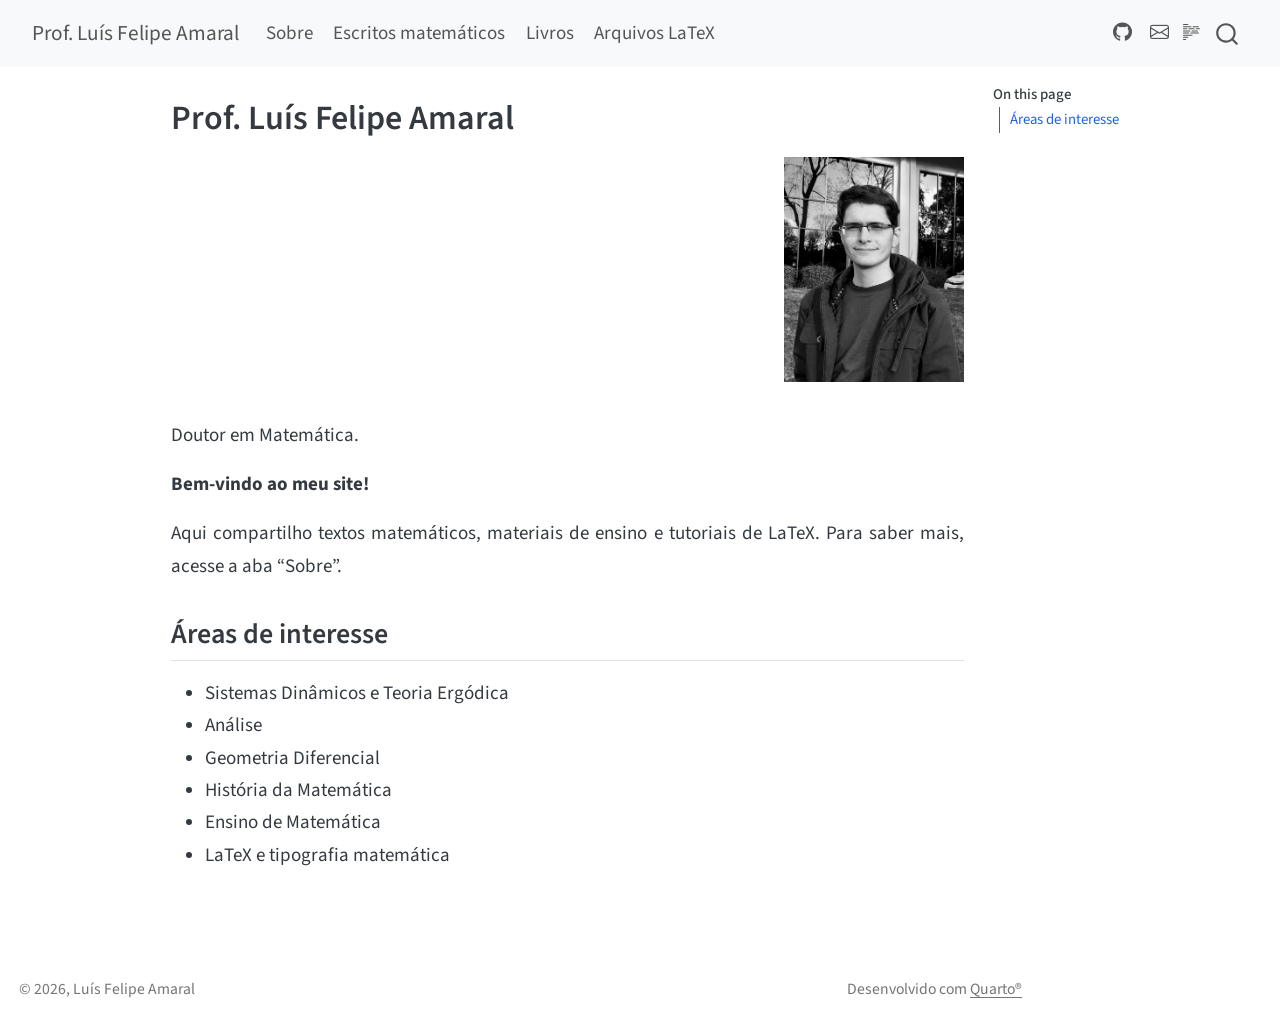
<file: index.html>
<!DOCTYPE html>
<html xmlns="http://www.w3.org/1999/xhtml" lang="en" xml:lang="en"><head>

<meta charset="utf-8">
<meta name="generator" content="quarto-1.9.38">

<meta name="viewport" content="width=device-width, initial-scale=1.0, user-scalable=yes">


<title>Prof.&nbsp;Luís Felipe Amaral</title>
<style>
/* Default styles provided by pandoc.
** See https://pandoc.org/MANUAL.html#variables-for-html for config info.
*/
code{white-space: pre-wrap;}
span.smallcaps{font-variant: small-caps;}
div.columns{display: flex; gap: min(4vw, 1.5em);}
div.column{flex: auto; overflow-x: auto;}
div.hanging-indent{margin-left: 1.5em; text-indent: -1.5em;}
ul.task-list{list-style: none;}
ul.task-list li input[type="checkbox"] {
  width: 0.8em;
  margin: 0 0.8em 0.2em -1em; /* quarto-specific, see https://github.com/quarto-dev/quarto-cli/issues/4556 */ 
  vertical-align: middle;
}
</style>


<script src="site_libs/quarto-nav/quarto-nav.js"></script>
<script src="site_libs/clipboard/clipboard.min.js"></script>
<script src="site_libs/quarto-search/autocomplete.umd.js"></script>
<script src="site_libs/quarto-search/fuse.min.js"></script>
<script src="site_libs/quarto-search/quarto-search.js"></script>
<meta name="quarto:offset" content="./">
<script src="site_libs/quarto-html/quarto.js" type="module"></script>
<script src="site_libs/quarto-html/tabsets/tabsets.js" type="module"></script>
<script src="site_libs/quarto-html/popper.min.js"></script>
<script src="site_libs/quarto-html/tippy.umd.min.js"></script>
<script src="site_libs/quarto-html/anchor.min.js"></script>
<link href="site_libs/quarto-html/tippy.css" rel="stylesheet">
<link href="site_libs/quarto-html/quarto-syntax-highlighting-15634bcf2e68342d4ad2dfa704d543f6.css" rel="stylesheet" id="quarto-text-highlighting-styles">
<script src="site_libs/bootstrap/bootstrap.min.js"></script>
<link href="site_libs/bootstrap/bootstrap-icons.css" rel="stylesheet">
<link href="site_libs/bootstrap/bootstrap-bba5ebae505b5c03f3f0d8040a416a6b.min.css" rel="stylesheet" append-hash="true" id="quarto-bootstrap" data-mode="light">
<script id="quarto-search-options" type="application/json">{
  "location": "navbar",
  "copy-button": false,
  "collapse-after": 3,
  "panel-placement": "end",
  "type": "overlay",
  "limit": 50,
  "keyboard-shortcut": [
    "f",
    "/",
    "s"
  ],
  "show-item-context": false,
  "language": {
    "search-no-results-text": "No results",
    "search-matching-documents-text": "matching documents",
    "search-copy-link-title": "Copy link to search",
    "search-hide-matches-text": "Hide additional matches",
    "search-more-match-text": "more match in this document",
    "search-more-matches-text": "more matches in this document",
    "search-clear-button-title": "Clear",
    "search-text-placeholder": "",
    "search-detached-cancel-button-title": "Cancel",
    "search-submit-button-title": "Submit",
    "search-label": "Search"
  }
}</script>
<link rel="stylesheet" href="https://cdn.jsdelivr.net/npm/bootstrap-icons@1.11.3/font/bootstrap-icons.min.css">


<link rel="stylesheet" href="styles.css">
</head>

<body class="nav-fixed quarto-light">

<div id="quarto-search-results"></div>
  <header id="quarto-header" class="headroom fixed-top">
    <nav class="navbar navbar-expand-lg " data-bs-theme="dark">
      <div class="navbar-container container-fluid">
      <div class="navbar-brand-container mx-auto">
    <a class="navbar-brand" href="./index.html">
    <span class="navbar-title">Prof.&nbsp;Luís Felipe Amaral</span>
    </a>
  </div>
            <div id="quarto-search" class="" title="Search"></div>
          <button class="navbar-toggler" type="button" data-bs-toggle="collapse" data-bs-target="#navbarCollapse" aria-controls="navbarCollapse" role="menu" aria-expanded="false" aria-label="Toggle navigation" onclick="if (window.quartoToggleHeadroom) { window.quartoToggleHeadroom(); }">
  <span class="navbar-toggler-icon"></span>
</button>
          <div class="collapse navbar-collapse" id="navbarCollapse">
            <ul class="navbar-nav navbar-nav-scroll me-auto">
  <li class="nav-item">
    <a class="nav-link" href="./about.html"> 
<span class="menu-text">Sobre</span></a>
  </li>  
  <li class="nav-item">
    <a class="nav-link" href="./notes.html"> 
<span class="menu-text">Escritos matemáticos</span></a>
  </li>  
  <li class="nav-item">
    <a class="nav-link" href="./books.html"> 
<span class="menu-text">Livros</span></a>
  </li>  
  <li class="nav-item">
    <a class="nav-link" href="./latex.html"> 
<span class="menu-text">Arquivos LaTeX</span></a>
  </li>  
</ul>
            <ul class="navbar-nav navbar-nav-scroll ms-auto">
  <li class="nav-item compact">
    <a class="nav-link" href="https://github.com/luisfelipesamaral"> <i class="bi bi-github" role="img">
</i> 
<span class="menu-text"></span></a>
  </li>  
  <li class="nav-item compact">
    <a class="nav-link" href="mailto:lfamaral.math@gmail.com"> <i class="bi bi-envelope" role="img">
</i> 
<span class="menu-text"></span></a>
  </li>  
</ul>
          </div> <!-- /navcollapse -->
            <div class="quarto-navbar-tools">
  <a href="" class="quarto-reader-toggle quarto-navigation-tool px-1" onclick="window.quartoToggleReader(); return false;" title="Toggle reader mode">
  <div class="quarto-reader-toggle-btn">
  <i class="bi"></i>
  </div>
</a>
</div>
      </div> <!-- /container-fluid -->
    </nav>
</header>
<!-- content -->
<div id="quarto-content" class="quarto-container page-columns page-rows-contents page-layout-article page-navbar">
<!-- sidebar -->
<!-- margin-sidebar -->
    <div id="quarto-margin-sidebar" class="sidebar margin-sidebar">
        <nav id="TOC" role="doc-toc" class="toc-active">
    <h2 id="toc-title">On this page</h2>
   
  <ul>
  <li><a href="#áreas-de-interesse" id="toc-áreas-de-interesse" class="nav-link active" data-scroll-target="#áreas-de-interesse">Áreas de interesse</a></li>
  </ul>
</nav>
    </div>
<!-- main -->
<main class="content" id="quarto-document-content">

<header id="title-block-header" class="quarto-title-block default">
<div class="quarto-title">
<h1 class="title">Prof.&nbsp;Luís Felipe Amaral</h1>
</div>



<div class="quarto-title-meta">

    
  
    
  </div>
  


</header>


<div class="quarto-figure quarto-figure-right">
<figure class="figure">
<p><img src="images/profile.jpeg" class="img-fluid quarto-figure quarto-figure-right figure-img" width="180"></p>
</figure>
</div>
<p>Doutor em Matemática.</p>
<p><strong>Bem-vindo ao meu site!</strong></p>
<p>Aqui compartilho textos matemáticos, materiais de ensino e tutoriais de LaTeX. Para saber mais, acesse a aba “Sobre”.</p>
<section id="áreas-de-interesse" class="level2">
<h2 class="anchored" data-anchor-id="áreas-de-interesse">Áreas de interesse</h2>
<ul>
<li>Sistemas Dinâmicos e Teoria Ergódica</li>
<li>Análise</li>
<li>Geometria Diferencial</li>
<li>História da Matemática</li>
<li>Ensino de Matemática</li>
<li>LaTeX e tipografia matemática</li>
</ul>


</section>

<a onclick="window.scrollTo(0, 0); return false;" role="button" id="quarto-back-to-top"><i class="bi bi-arrow-up"></i> Back to top</a></main> <!-- /main -->
<script id="quarto-html-after-body" type="application/javascript">
  window.document.addEventListener("DOMContentLoaded", function (event) {
    const icon = "";
    const anchorJS = new window.AnchorJS();
    anchorJS.options = {
      placement: 'right',
      icon: icon
    };
    anchorJS.add('.anchored');
    const isCodeAnnotation = (el) => {
      for (const clz of el.classList) {
        if (clz.startsWith('code-annotation-')) {                     
          return true;
        }
      }
      return false;
    }
    const onCopySuccess = function(e) {
      // button target
      const button = e.trigger;
      // don't keep focus
      button.blur();
      // flash "checked"
      button.classList.add('code-copy-button-checked');
      var currentTitle = button.getAttribute("title");
      button.setAttribute("title", "Copied!");
      let tooltip;
      if (window.bootstrap) {
        button.setAttribute("data-bs-toggle", "tooltip");
        button.setAttribute("data-bs-placement", "left");
        button.setAttribute("data-bs-title", "Copied!");
        tooltip = new bootstrap.Tooltip(button, 
          { trigger: "manual", 
            customClass: "code-copy-button-tooltip",
            offset: [0, -8]});
        tooltip.show();    
      }
      setTimeout(function() {
        if (tooltip) {
          tooltip.hide();
          button.removeAttribute("data-bs-title");
          button.removeAttribute("data-bs-toggle");
          button.removeAttribute("data-bs-placement");
        }
        button.setAttribute("title", currentTitle);
        button.classList.remove('code-copy-button-checked');
      }, 1000);
      // clear code selection
      e.clearSelection();
    }
    const getTextToCopy = function(trigger) {
      const outerScaffold = trigger.parentElement.cloneNode(true);
      const codeEl = outerScaffold.querySelector('code');
      for (const childEl of codeEl.children) {
        if (isCodeAnnotation(childEl)) {
          childEl.remove();
        }
      }
      return codeEl.innerText;
    }
    const clipboard = new window.ClipboardJS('.code-copy-button:not([data-in-quarto-modal])', {
      text: getTextToCopy
    });
    clipboard.on('success', onCopySuccess);
    if (window.document.getElementById('quarto-embedded-source-code-modal')) {
      const clipboardModal = new window.ClipboardJS('.code-copy-button[data-in-quarto-modal]', {
        text: getTextToCopy,
        container: window.document.getElementById('quarto-embedded-source-code-modal')
      });
      clipboardModal.on('success', onCopySuccess);
    }
      var localhostRegex = new RegExp(/^(?:http|https):\/\/localhost\:?[0-9]*\//);
      var mailtoRegex = new RegExp(/^mailto:/);
        var filterRegex = new RegExp("https:\/\/luisfelipesamaral\.github\.io\/");
      var isInternal = (href) => {
          return filterRegex.test(href) || localhostRegex.test(href) || mailtoRegex.test(href);
      }
      // Inspect non-navigation links and adorn them if external
     var links = window.document.querySelectorAll('a[href]:not(.nav-link):not(.navbar-brand):not(.toc-action):not(.sidebar-link):not(.sidebar-item-toggle):not(.pagination-link):not(.no-external):not([aria-hidden]):not(.dropdown-item):not(.quarto-navigation-tool):not(.about-link)');
      for (var i=0; i<links.length; i++) {
        const link = links[i];
        if (!isInternal(link.href)) {
          // undo the damage that might have been done by quarto-nav.js in the case of
          // links that we want to consider external
          if (link.dataset.originalHref !== undefined) {
            link.href = link.dataset.originalHref;
          }
        }
      }
    function tippyHover(el, contentFn, onTriggerFn, onUntriggerFn) {
      const config = {
        allowHTML: true,
        maxWidth: 500,
        delay: 100,
        arrow: false,
        appendTo: function(el) {
            return el.parentElement;
        },
        interactive: true,
        interactiveBorder: 10,
        theme: 'quarto',
        placement: 'bottom-start',
      };
      if (contentFn) {
        config.content = contentFn;
      }
      if (onTriggerFn) {
        config.onTrigger = onTriggerFn;
      }
      if (onUntriggerFn) {
        config.onUntrigger = onUntriggerFn;
      }
      window.tippy(el, config); 
    }
    const noterefs = window.document.querySelectorAll('a[role="doc-noteref"]');
    for (var i=0; i<noterefs.length; i++) {
      const ref = noterefs[i];
      tippyHover(ref, function() {
        // use id or data attribute instead here
        let href = ref.getAttribute('data-footnote-href') || ref.getAttribute('href');
        try { href = new URL(href).hash; } catch {}
        const id = href.replace(/^#\/?/, "");
        const note = window.document.getElementById(id);
        if (note) {
          return note.innerHTML;
        } else {
          return "";
        }
      });
    }
    const xrefs = window.document.querySelectorAll('a.quarto-xref');
    const processXRef = (id, note) => {
      // Strip column container classes
      const stripColumnClz = (el) => {
        el.classList.remove("page-full", "page-columns");
        if (el.children) {
          for (const child of el.children) {
            stripColumnClz(child);
          }
        }
      }
      stripColumnClz(note)
      if (id === null || id.startsWith('sec-')) {
        // Special case sections, only their first couple elements
        const container = document.createElement("div");
        if (note.children && note.children.length > 2) {
          container.appendChild(note.children[0].cloneNode(true));
          for (let i = 1; i < note.children.length; i++) {
            const child = note.children[i];
            if (child.tagName === "P" && child.innerText === "") {
              continue;
            } else {
              container.appendChild(child.cloneNode(true));
              break;
            }
          }
          if (window.Quarto?.typesetMath) {
            window.Quarto.typesetMath(container);
          }
          return container.innerHTML
        } else {
          if (window.Quarto?.typesetMath) {
            window.Quarto.typesetMath(note);
          }
          return note.innerHTML;
        }
      } else {
        // Remove any anchor links if they are present
        const anchorLink = note.querySelector('a.anchorjs-link');
        if (anchorLink) {
          anchorLink.remove();
        }
        if (window.Quarto?.typesetMath) {
          window.Quarto.typesetMath(note);
        }
        if (note.classList.contains("callout")) {
          return note.outerHTML;
        } else {
          return note.innerHTML;
        }
      }
    }
    for (var i=0; i<xrefs.length; i++) {
      const xref = xrefs[i];
      tippyHover(xref, undefined, function(instance) {
        instance.disable();
        let url = xref.getAttribute('href');
        let hash = undefined; 
        if (url.startsWith('#')) {
          hash = url;
        } else {
          try { hash = new URL(url).hash; } catch {}
        }
        if (hash) {
          const id = hash.replace(/^#\/?/, "");
          const note = window.document.getElementById(id);
          if (note !== null) {
            try {
              const html = processXRef(id, note.cloneNode(true));
              instance.setContent(html);
            } finally {
              instance.enable();
              instance.show();
            }
          } else {
            // See if we can fetch this
            fetch(url.split('#')[0])
            .then(res => res.text())
            .then(html => {
              const parser = new DOMParser();
              const htmlDoc = parser.parseFromString(html, "text/html");
              const note = htmlDoc.getElementById(id);
              if (note !== null) {
                const html = processXRef(id, note);
                instance.setContent(html);
              } 
            }).finally(() => {
              instance.enable();
              instance.show();
            });
          }
        } else {
          // See if we can fetch a full url (with no hash to target)
          // This is a special case and we should probably do some content thinning / targeting
          fetch(url)
          .then(res => res.text())
          .then(html => {
            const parser = new DOMParser();
            const htmlDoc = parser.parseFromString(html, "text/html");
            const note = htmlDoc.querySelector('main.content');
            if (note !== null) {
              // This should only happen for chapter cross references
              // (since there is no id in the URL)
              // remove the first header
              if (note.children.length > 0 && note.children[0].tagName === "HEADER") {
                note.children[0].remove();
              }
              const html = processXRef(null, note);
              instance.setContent(html);
            } 
          }).finally(() => {
            instance.enable();
            instance.show();
          });
        }
      }, function(instance) {
      });
    }
        let selectedAnnoteEl;
        const selectorForAnnotation = ( cell, annotation) => {
          let cellAttr = 'data-code-cell="' + cell + '"';
          let lineAttr = 'data-code-annotation="' +  annotation + '"';
          const selector = 'span[' + cellAttr + '][' + lineAttr + ']';
          return selector;
        }
        const selectCodeLines = (annoteEl) => {
          const doc = window.document;
          const targetCell = annoteEl.getAttribute("data-target-cell");
          const targetAnnotation = annoteEl.getAttribute("data-target-annotation");
          const annoteSpan = window.document.querySelector(selectorForAnnotation(targetCell, targetAnnotation));
          const lines = annoteSpan.getAttribute("data-code-lines").split(",");
          const lineIds = lines.map((line) => {
            return targetCell + "-" + line;
          })
          let top = null;
          let height = null;
          let parent = null;
          if (lineIds.length > 0) {
              //compute the position of the single el (top and bottom and make a div)
              const el = window.document.getElementById(lineIds[0]);
              top = el.offsetTop;
              height = el.offsetHeight;
              parent = el.parentElement.parentElement;
            if (lineIds.length > 1) {
              const lastEl = window.document.getElementById(lineIds[lineIds.length - 1]);
              const bottom = lastEl.offsetTop + lastEl.offsetHeight;
              height = bottom - top;
            }
            if (top !== null && height !== null && parent !== null) {
              // cook up a div (if necessary) and position it 
              let div = window.document.getElementById("code-annotation-line-highlight");
              if (div === null) {
                div = window.document.createElement("div");
                div.setAttribute("id", "code-annotation-line-highlight");
                div.style.position = 'absolute';
                parent.appendChild(div);
              }
              div.style.top = top - 2 + "px";
              div.style.height = height + 4 + "px";
              div.style.left = 0;
              let gutterDiv = window.document.getElementById("code-annotation-line-highlight-gutter");
              if (gutterDiv === null) {
                gutterDiv = window.document.createElement("div");
                gutterDiv.setAttribute("id", "code-annotation-line-highlight-gutter");
                gutterDiv.style.position = 'absolute';
                const codeCell = window.document.getElementById(targetCell);
                const gutter = codeCell.querySelector('.code-annotation-gutter');
                gutter.appendChild(gutterDiv);
              }
              gutterDiv.style.top = top - 2 + "px";
              gutterDiv.style.height = height + 4 + "px";
            }
            selectedAnnoteEl = annoteEl;
          }
        };
        const unselectCodeLines = () => {
          const elementsIds = ["code-annotation-line-highlight", "code-annotation-line-highlight-gutter"];
          elementsIds.forEach((elId) => {
            const div = window.document.getElementById(elId);
            if (div) {
              div.remove();
            }
          });
          selectedAnnoteEl = undefined;
        };
          // Handle positioning of the toggle
      window.addEventListener(
        "resize",
        throttle(() => {
          elRect = undefined;
          if (selectedAnnoteEl) {
            selectCodeLines(selectedAnnoteEl);
          }
        }, 10)
      );
      function throttle(fn, ms) {
      let throttle = false;
      let timer;
        return (...args) => {
          if(!throttle) { // first call gets through
              fn.apply(this, args);
              throttle = true;
          } else { // all the others get throttled
              if(timer) clearTimeout(timer); // cancel #2
              timer = setTimeout(() => {
                fn.apply(this, args);
                timer = throttle = false;
              }, ms);
          }
        };
      }
        // Attach click handler to the DT
        const annoteDls = window.document.querySelectorAll('dt[data-target-cell]');
        for (const annoteDlNode of annoteDls) {
          annoteDlNode.addEventListener('click', (event) => {
            const clickedEl = event.target;
            if (clickedEl !== selectedAnnoteEl) {
              unselectCodeLines();
              const activeEl = window.document.querySelector('dt[data-target-cell].code-annotation-active');
              if (activeEl) {
                activeEl.classList.remove('code-annotation-active');
              }
              selectCodeLines(clickedEl);
              clickedEl.classList.add('code-annotation-active');
            } else {
              // Unselect the line
              unselectCodeLines();
              clickedEl.classList.remove('code-annotation-active');
            }
          });
        }
    const findCites = (el) => {
      const parentEl = el.parentElement;
      if (parentEl) {
        const cites = parentEl.dataset.cites;
        if (cites) {
          return {
            el,
            cites: cites.split(' ')
          };
        } else {
          return findCites(el.parentElement)
        }
      } else {
        return undefined;
      }
    };
    var bibliorefs = window.document.querySelectorAll('a[role="doc-biblioref"]');
    for (var i=0; i<bibliorefs.length; i++) {
      const ref = bibliorefs[i];
      const citeInfo = findCites(ref);
      if (citeInfo) {
        tippyHover(citeInfo.el, function() {
          var popup = window.document.createElement('div');
          citeInfo.cites.forEach(function(cite) {
            var citeDiv = window.document.createElement('div');
            citeDiv.classList.add('hanging-indent');
            citeDiv.classList.add('csl-entry');
            var biblioDiv = window.document.getElementById('ref-' + cite);
            if (biblioDiv) {
              citeDiv.innerHTML = biblioDiv.innerHTML;
            }
            popup.appendChild(citeDiv);
          });
          return popup.innerHTML;
        });
      }
    }
  });
  </script>
</div> <!-- /content -->
<footer class="footer">
  <div class="nav-footer">
    <div class="nav-footer-left">
<p>© 2026, Luís Felipe Amaral</p>
</div>   
    <div class="nav-footer-center">
      &nbsp;
    </div>
    <div class="nav-footer-right">
<p>Desenvolvido com <a href="https://quarto.org">Quarto®</a></p>
</div>
  </div>
</footer>




</body></html>
</file>
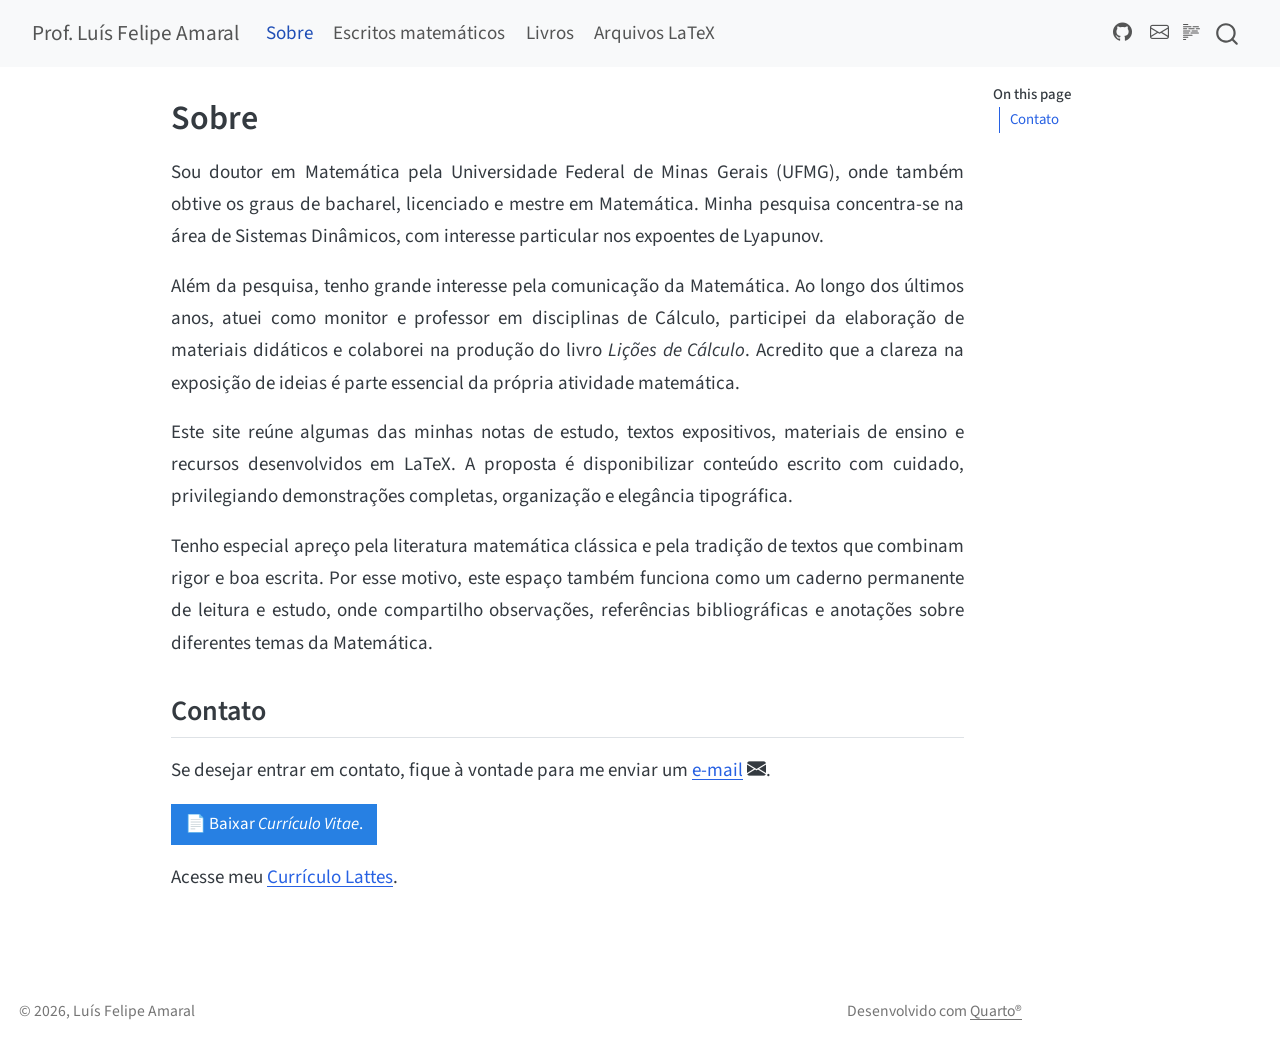
<file: about.html>
<!DOCTYPE html>
<html xmlns="http://www.w3.org/1999/xhtml" lang="en" xml:lang="en"><head>

<meta charset="utf-8">
<meta name="generator" content="quarto-1.9.38">

<meta name="viewport" content="width=device-width, initial-scale=1.0, user-scalable=yes">


<title>Sobre – Prof.&nbsp;Luís Felipe Amaral</title>
<style>
/* Default styles provided by pandoc.
** See https://pandoc.org/MANUAL.html#variables-for-html for config info.
*/
code{white-space: pre-wrap;}
span.smallcaps{font-variant: small-caps;}
div.columns{display: flex; gap: min(4vw, 1.5em);}
div.column{flex: auto; overflow-x: auto;}
div.hanging-indent{margin-left: 1.5em; text-indent: -1.5em;}
ul.task-list{list-style: none;}
ul.task-list li input[type="checkbox"] {
  width: 0.8em;
  margin: 0 0.8em 0.2em -1em; /* quarto-specific, see https://github.com/quarto-dev/quarto-cli/issues/4556 */ 
  vertical-align: middle;
}
</style>


<script src="site_libs/quarto-nav/quarto-nav.js"></script>
<script src="site_libs/clipboard/clipboard.min.js"></script>
<script src="site_libs/quarto-search/autocomplete.umd.js"></script>
<script src="site_libs/quarto-search/fuse.min.js"></script>
<script src="site_libs/quarto-search/quarto-search.js"></script>
<meta name="quarto:offset" content="./">
<script src="site_libs/quarto-html/quarto.js" type="module"></script>
<script src="site_libs/quarto-html/tabsets/tabsets.js" type="module"></script>
<script src="site_libs/quarto-html/popper.min.js"></script>
<script src="site_libs/quarto-html/tippy.umd.min.js"></script>
<script src="site_libs/quarto-html/anchor.min.js"></script>
<link href="site_libs/quarto-html/tippy.css" rel="stylesheet">
<link href="site_libs/quarto-html/quarto-syntax-highlighting-15634bcf2e68342d4ad2dfa704d543f6.css" rel="stylesheet" id="quarto-text-highlighting-styles">
<script src="site_libs/bootstrap/bootstrap.min.js"></script>
<link href="site_libs/bootstrap/bootstrap-icons.css" rel="stylesheet">
<link href="site_libs/bootstrap/bootstrap-bba5ebae505b5c03f3f0d8040a416a6b.min.css" rel="stylesheet" append-hash="true" id="quarto-bootstrap" data-mode="light">
<script id="quarto-search-options" type="application/json">{
  "location": "navbar",
  "copy-button": false,
  "collapse-after": 3,
  "panel-placement": "end",
  "type": "overlay",
  "limit": 50,
  "keyboard-shortcut": [
    "f",
    "/",
    "s"
  ],
  "show-item-context": false,
  "language": {
    "search-no-results-text": "No results",
    "search-matching-documents-text": "matching documents",
    "search-copy-link-title": "Copy link to search",
    "search-hide-matches-text": "Hide additional matches",
    "search-more-match-text": "more match in this document",
    "search-more-matches-text": "more matches in this document",
    "search-clear-button-title": "Clear",
    "search-text-placeholder": "",
    "search-detached-cancel-button-title": "Cancel",
    "search-submit-button-title": "Submit",
    "search-label": "Search"
  }
}</script>
<link rel="stylesheet" href="https://cdn.jsdelivr.net/npm/bootstrap-icons@1.11.3/font/bootstrap-icons.min.css">


<link rel="stylesheet" href="styles.css">
</head>

<body class="nav-fixed quarto-light">

<div id="quarto-search-results"></div>
  <header id="quarto-header" class="headroom fixed-top">
    <nav class="navbar navbar-expand-lg " data-bs-theme="dark">
      <div class="navbar-container container-fluid">
      <div class="navbar-brand-container mx-auto">
    <a class="navbar-brand" href="./index.html">
    <span class="navbar-title">Prof.&nbsp;Luís Felipe Amaral</span>
    </a>
  </div>
            <div id="quarto-search" class="" title="Search"></div>
          <button class="navbar-toggler" type="button" data-bs-toggle="collapse" data-bs-target="#navbarCollapse" aria-controls="navbarCollapse" role="menu" aria-expanded="false" aria-label="Toggle navigation" onclick="if (window.quartoToggleHeadroom) { window.quartoToggleHeadroom(); }">
  <span class="navbar-toggler-icon"></span>
</button>
          <div class="collapse navbar-collapse" id="navbarCollapse">
            <ul class="navbar-nav navbar-nav-scroll me-auto">
  <li class="nav-item">
    <a class="nav-link active" href="./about.html" aria-current="page"> 
<span class="menu-text">Sobre</span></a>
  </li>  
  <li class="nav-item">
    <a class="nav-link" href="./notes.html"> 
<span class="menu-text">Escritos matemáticos</span></a>
  </li>  
  <li class="nav-item">
    <a class="nav-link" href="./books.html"> 
<span class="menu-text">Livros</span></a>
  </li>  
  <li class="nav-item">
    <a class="nav-link" href="./latex.html"> 
<span class="menu-text">Arquivos LaTeX</span></a>
  </li>  
</ul>
            <ul class="navbar-nav navbar-nav-scroll ms-auto">
  <li class="nav-item compact">
    <a class="nav-link" href="https://github.com/luisfelipesamaral"> <i class="bi bi-github" role="img">
</i> 
<span class="menu-text"></span></a>
  </li>  
  <li class="nav-item compact">
    <a class="nav-link" href="mailto:lfamaral.math@gmail.com"> <i class="bi bi-envelope" role="img">
</i> 
<span class="menu-text"></span></a>
  </li>  
</ul>
          </div> <!-- /navcollapse -->
            <div class="quarto-navbar-tools">
  <a href="" class="quarto-reader-toggle quarto-navigation-tool px-1" onclick="window.quartoToggleReader(); return false;" title="Toggle reader mode">
  <div class="quarto-reader-toggle-btn">
  <i class="bi"></i>
  </div>
</a>
</div>
      </div> <!-- /container-fluid -->
    </nav>
</header>
<!-- content -->
<div id="quarto-content" class="quarto-container page-columns page-rows-contents page-layout-article page-navbar">
<!-- sidebar -->
<!-- margin-sidebar -->
    <div id="quarto-margin-sidebar" class="sidebar margin-sidebar">
        <nav id="TOC" role="doc-toc" class="toc-active">
    <h2 id="toc-title">On this page</h2>
   
  <ul>
  <li><a href="#contato" id="toc-contato" class="nav-link active" data-scroll-target="#contato">Contato</a></li>
  </ul>
</nav>
    </div>
<!-- main -->
<main class="content" id="quarto-document-content">

<header id="title-block-header" class="quarto-title-block default">
<div class="quarto-title">
<h1 class="title">Sobre</h1>
</div>



<div class="quarto-title-meta">

    
  
    
  </div>
  


</header>


<p>Sou doutor em Matemática pela Universidade Federal de Minas Gerais (UFMG), onde também obtive os graus de bacharel, licenciado e mestre em Matemática. Minha pesquisa concentra-se na área de Sistemas Dinâmicos, com interesse particular nos expoentes de Lyapunov.</p>
<p>Além da pesquisa, tenho grande interesse pela comunicação da Matemática. Ao longo dos últimos anos, atuei como monitor e professor em disciplinas de Cálculo, participei da elaboração de materiais didáticos e colaborei na produção do livro <em>Lições de Cálculo</em>. Acredito que a clareza na exposição de ideias é parte essencial da própria atividade matemática.</p>
<p>Este site reúne algumas das minhas notas de estudo, textos expositivos, materiais de ensino e recursos desenvolvidos em LaTeX. A proposta é disponibilizar conteúdo escrito com cuidado, privilegiando demonstrações completas, organização e elegância tipográfica.</p>
<p>Tenho especial apreço pela literatura matemática clássica e pela tradição de textos que combinam rigor e boa escrita. Por esse motivo, este espaço também funciona como um caderno permanente de leitura e estudo, onde compartilho observações, referências bibliográficas e anotações sobre diferentes temas da Matemática.</p>
<section id="contato" class="level2">
<h2 class="anchored" data-anchor-id="contato">Contato</h2>
<p>Se desejar entrar em contato, fique à vontade para me enviar um <a href="mailto:lfamaral.math@gmail.com">e-mail</a> <i class="bi bi-envelope-fill"></i>.</p>
<p><a href="pdf/Curriculo_Vitae.pdf" class="btn btn-primary">📄 Baixar <em>Currículo Vitae</em>.</a></p>
<p>Acesse meu <a href="https://lattes.cnpq.br/4189209631711321" target="_blank" rel="noopener noreferrer">Currículo Lattes</a>.</p>


</section>

<a onclick="window.scrollTo(0, 0); return false;" role="button" id="quarto-back-to-top"><i class="bi bi-arrow-up"></i> Back to top</a></main> <!-- /main -->
<script id="quarto-html-after-body" type="application/javascript">
  window.document.addEventListener("DOMContentLoaded", function (event) {
    const icon = "";
    const anchorJS = new window.AnchorJS();
    anchorJS.options = {
      placement: 'right',
      icon: icon
    };
    anchorJS.add('.anchored');
    const isCodeAnnotation = (el) => {
      for (const clz of el.classList) {
        if (clz.startsWith('code-annotation-')) {                     
          return true;
        }
      }
      return false;
    }
    const onCopySuccess = function(e) {
      // button target
      const button = e.trigger;
      // don't keep focus
      button.blur();
      // flash "checked"
      button.classList.add('code-copy-button-checked');
      var currentTitle = button.getAttribute("title");
      button.setAttribute("title", "Copied!");
      let tooltip;
      if (window.bootstrap) {
        button.setAttribute("data-bs-toggle", "tooltip");
        button.setAttribute("data-bs-placement", "left");
        button.setAttribute("data-bs-title", "Copied!");
        tooltip = new bootstrap.Tooltip(button, 
          { trigger: "manual", 
            customClass: "code-copy-button-tooltip",
            offset: [0, -8]});
        tooltip.show();    
      }
      setTimeout(function() {
        if (tooltip) {
          tooltip.hide();
          button.removeAttribute("data-bs-title");
          button.removeAttribute("data-bs-toggle");
          button.removeAttribute("data-bs-placement");
        }
        button.setAttribute("title", currentTitle);
        button.classList.remove('code-copy-button-checked');
      }, 1000);
      // clear code selection
      e.clearSelection();
    }
    const getTextToCopy = function(trigger) {
      const outerScaffold = trigger.parentElement.cloneNode(true);
      const codeEl = outerScaffold.querySelector('code');
      for (const childEl of codeEl.children) {
        if (isCodeAnnotation(childEl)) {
          childEl.remove();
        }
      }
      return codeEl.innerText;
    }
    const clipboard = new window.ClipboardJS('.code-copy-button:not([data-in-quarto-modal])', {
      text: getTextToCopy
    });
    clipboard.on('success', onCopySuccess);
    if (window.document.getElementById('quarto-embedded-source-code-modal')) {
      const clipboardModal = new window.ClipboardJS('.code-copy-button[data-in-quarto-modal]', {
        text: getTextToCopy,
        container: window.document.getElementById('quarto-embedded-source-code-modal')
      });
      clipboardModal.on('success', onCopySuccess);
    }
      var localhostRegex = new RegExp(/^(?:http|https):\/\/localhost\:?[0-9]*\//);
      var mailtoRegex = new RegExp(/^mailto:/);
        var filterRegex = new RegExp("https:\/\/luisfelipesamaral\.github\.io\/");
      var isInternal = (href) => {
          return filterRegex.test(href) || localhostRegex.test(href) || mailtoRegex.test(href);
      }
      // Inspect non-navigation links and adorn them if external
     var links = window.document.querySelectorAll('a[href]:not(.nav-link):not(.navbar-brand):not(.toc-action):not(.sidebar-link):not(.sidebar-item-toggle):not(.pagination-link):not(.no-external):not([aria-hidden]):not(.dropdown-item):not(.quarto-navigation-tool):not(.about-link)');
      for (var i=0; i<links.length; i++) {
        const link = links[i];
        if (!isInternal(link.href)) {
          // undo the damage that might have been done by quarto-nav.js in the case of
          // links that we want to consider external
          if (link.dataset.originalHref !== undefined) {
            link.href = link.dataset.originalHref;
          }
        }
      }
    function tippyHover(el, contentFn, onTriggerFn, onUntriggerFn) {
      const config = {
        allowHTML: true,
        maxWidth: 500,
        delay: 100,
        arrow: false,
        appendTo: function(el) {
            return el.parentElement;
        },
        interactive: true,
        interactiveBorder: 10,
        theme: 'quarto',
        placement: 'bottom-start',
      };
      if (contentFn) {
        config.content = contentFn;
      }
      if (onTriggerFn) {
        config.onTrigger = onTriggerFn;
      }
      if (onUntriggerFn) {
        config.onUntrigger = onUntriggerFn;
      }
      window.tippy(el, config); 
    }
    const noterefs = window.document.querySelectorAll('a[role="doc-noteref"]');
    for (var i=0; i<noterefs.length; i++) {
      const ref = noterefs[i];
      tippyHover(ref, function() {
        // use id or data attribute instead here
        let href = ref.getAttribute('data-footnote-href') || ref.getAttribute('href');
        try { href = new URL(href).hash; } catch {}
        const id = href.replace(/^#\/?/, "");
        const note = window.document.getElementById(id);
        if (note) {
          return note.innerHTML;
        } else {
          return "";
        }
      });
    }
    const xrefs = window.document.querySelectorAll('a.quarto-xref');
    const processXRef = (id, note) => {
      // Strip column container classes
      const stripColumnClz = (el) => {
        el.classList.remove("page-full", "page-columns");
        if (el.children) {
          for (const child of el.children) {
            stripColumnClz(child);
          }
        }
      }
      stripColumnClz(note)
      if (id === null || id.startsWith('sec-')) {
        // Special case sections, only their first couple elements
        const container = document.createElement("div");
        if (note.children && note.children.length > 2) {
          container.appendChild(note.children[0].cloneNode(true));
          for (let i = 1; i < note.children.length; i++) {
            const child = note.children[i];
            if (child.tagName === "P" && child.innerText === "") {
              continue;
            } else {
              container.appendChild(child.cloneNode(true));
              break;
            }
          }
          if (window.Quarto?.typesetMath) {
            window.Quarto.typesetMath(container);
          }
          return container.innerHTML
        } else {
          if (window.Quarto?.typesetMath) {
            window.Quarto.typesetMath(note);
          }
          return note.innerHTML;
        }
      } else {
        // Remove any anchor links if they are present
        const anchorLink = note.querySelector('a.anchorjs-link');
        if (anchorLink) {
          anchorLink.remove();
        }
        if (window.Quarto?.typesetMath) {
          window.Quarto.typesetMath(note);
        }
        if (note.classList.contains("callout")) {
          return note.outerHTML;
        } else {
          return note.innerHTML;
        }
      }
    }
    for (var i=0; i<xrefs.length; i++) {
      const xref = xrefs[i];
      tippyHover(xref, undefined, function(instance) {
        instance.disable();
        let url = xref.getAttribute('href');
        let hash = undefined; 
        if (url.startsWith('#')) {
          hash = url;
        } else {
          try { hash = new URL(url).hash; } catch {}
        }
        if (hash) {
          const id = hash.replace(/^#\/?/, "");
          const note = window.document.getElementById(id);
          if (note !== null) {
            try {
              const html = processXRef(id, note.cloneNode(true));
              instance.setContent(html);
            } finally {
              instance.enable();
              instance.show();
            }
          } else {
            // See if we can fetch this
            fetch(url.split('#')[0])
            .then(res => res.text())
            .then(html => {
              const parser = new DOMParser();
              const htmlDoc = parser.parseFromString(html, "text/html");
              const note = htmlDoc.getElementById(id);
              if (note !== null) {
                const html = processXRef(id, note);
                instance.setContent(html);
              } 
            }).finally(() => {
              instance.enable();
              instance.show();
            });
          }
        } else {
          // See if we can fetch a full url (with no hash to target)
          // This is a special case and we should probably do some content thinning / targeting
          fetch(url)
          .then(res => res.text())
          .then(html => {
            const parser = new DOMParser();
            const htmlDoc = parser.parseFromString(html, "text/html");
            const note = htmlDoc.querySelector('main.content');
            if (note !== null) {
              // This should only happen for chapter cross references
              // (since there is no id in the URL)
              // remove the first header
              if (note.children.length > 0 && note.children[0].tagName === "HEADER") {
                note.children[0].remove();
              }
              const html = processXRef(null, note);
              instance.setContent(html);
            } 
          }).finally(() => {
            instance.enable();
            instance.show();
          });
        }
      }, function(instance) {
      });
    }
        let selectedAnnoteEl;
        const selectorForAnnotation = ( cell, annotation) => {
          let cellAttr = 'data-code-cell="' + cell + '"';
          let lineAttr = 'data-code-annotation="' +  annotation + '"';
          const selector = 'span[' + cellAttr + '][' + lineAttr + ']';
          return selector;
        }
        const selectCodeLines = (annoteEl) => {
          const doc = window.document;
          const targetCell = annoteEl.getAttribute("data-target-cell");
          const targetAnnotation = annoteEl.getAttribute("data-target-annotation");
          const annoteSpan = window.document.querySelector(selectorForAnnotation(targetCell, targetAnnotation));
          const lines = annoteSpan.getAttribute("data-code-lines").split(",");
          const lineIds = lines.map((line) => {
            return targetCell + "-" + line;
          })
          let top = null;
          let height = null;
          let parent = null;
          if (lineIds.length > 0) {
              //compute the position of the single el (top and bottom and make a div)
              const el = window.document.getElementById(lineIds[0]);
              top = el.offsetTop;
              height = el.offsetHeight;
              parent = el.parentElement.parentElement;
            if (lineIds.length > 1) {
              const lastEl = window.document.getElementById(lineIds[lineIds.length - 1]);
              const bottom = lastEl.offsetTop + lastEl.offsetHeight;
              height = bottom - top;
            }
            if (top !== null && height !== null && parent !== null) {
              // cook up a div (if necessary) and position it 
              let div = window.document.getElementById("code-annotation-line-highlight");
              if (div === null) {
                div = window.document.createElement("div");
                div.setAttribute("id", "code-annotation-line-highlight");
                div.style.position = 'absolute';
                parent.appendChild(div);
              }
              div.style.top = top - 2 + "px";
              div.style.height = height + 4 + "px";
              div.style.left = 0;
              let gutterDiv = window.document.getElementById("code-annotation-line-highlight-gutter");
              if (gutterDiv === null) {
                gutterDiv = window.document.createElement("div");
                gutterDiv.setAttribute("id", "code-annotation-line-highlight-gutter");
                gutterDiv.style.position = 'absolute';
                const codeCell = window.document.getElementById(targetCell);
                const gutter = codeCell.querySelector('.code-annotation-gutter');
                gutter.appendChild(gutterDiv);
              }
              gutterDiv.style.top = top - 2 + "px";
              gutterDiv.style.height = height + 4 + "px";
            }
            selectedAnnoteEl = annoteEl;
          }
        };
        const unselectCodeLines = () => {
          const elementsIds = ["code-annotation-line-highlight", "code-annotation-line-highlight-gutter"];
          elementsIds.forEach((elId) => {
            const div = window.document.getElementById(elId);
            if (div) {
              div.remove();
            }
          });
          selectedAnnoteEl = undefined;
        };
          // Handle positioning of the toggle
      window.addEventListener(
        "resize",
        throttle(() => {
          elRect = undefined;
          if (selectedAnnoteEl) {
            selectCodeLines(selectedAnnoteEl);
          }
        }, 10)
      );
      function throttle(fn, ms) {
      let throttle = false;
      let timer;
        return (...args) => {
          if(!throttle) { // first call gets through
              fn.apply(this, args);
              throttle = true;
          } else { // all the others get throttled
              if(timer) clearTimeout(timer); // cancel #2
              timer = setTimeout(() => {
                fn.apply(this, args);
                timer = throttle = false;
              }, ms);
          }
        };
      }
        // Attach click handler to the DT
        const annoteDls = window.document.querySelectorAll('dt[data-target-cell]');
        for (const annoteDlNode of annoteDls) {
          annoteDlNode.addEventListener('click', (event) => {
            const clickedEl = event.target;
            if (clickedEl !== selectedAnnoteEl) {
              unselectCodeLines();
              const activeEl = window.document.querySelector('dt[data-target-cell].code-annotation-active');
              if (activeEl) {
                activeEl.classList.remove('code-annotation-active');
              }
              selectCodeLines(clickedEl);
              clickedEl.classList.add('code-annotation-active');
            } else {
              // Unselect the line
              unselectCodeLines();
              clickedEl.classList.remove('code-annotation-active');
            }
          });
        }
    const findCites = (el) => {
      const parentEl = el.parentElement;
      if (parentEl) {
        const cites = parentEl.dataset.cites;
        if (cites) {
          return {
            el,
            cites: cites.split(' ')
          };
        } else {
          return findCites(el.parentElement)
        }
      } else {
        return undefined;
      }
    };
    var bibliorefs = window.document.querySelectorAll('a[role="doc-biblioref"]');
    for (var i=0; i<bibliorefs.length; i++) {
      const ref = bibliorefs[i];
      const citeInfo = findCites(ref);
      if (citeInfo) {
        tippyHover(citeInfo.el, function() {
          var popup = window.document.createElement('div');
          citeInfo.cites.forEach(function(cite) {
            var citeDiv = window.document.createElement('div');
            citeDiv.classList.add('hanging-indent');
            citeDiv.classList.add('csl-entry');
            var biblioDiv = window.document.getElementById('ref-' + cite);
            if (biblioDiv) {
              citeDiv.innerHTML = biblioDiv.innerHTML;
            }
            popup.appendChild(citeDiv);
          });
          return popup.innerHTML;
        });
      }
    }
  });
  </script>
</div> <!-- /content -->
<footer class="footer">
  <div class="nav-footer">
    <div class="nav-footer-left">
<p>© 2026, Luís Felipe Amaral</p>
</div>   
    <div class="nav-footer-center">
      &nbsp;
    </div>
    <div class="nav-footer-right">
<p>Desenvolvido com <a href="https://quarto.org">Quarto®</a></p>
</div>
  </div>
</footer>




</body></html>
</file>
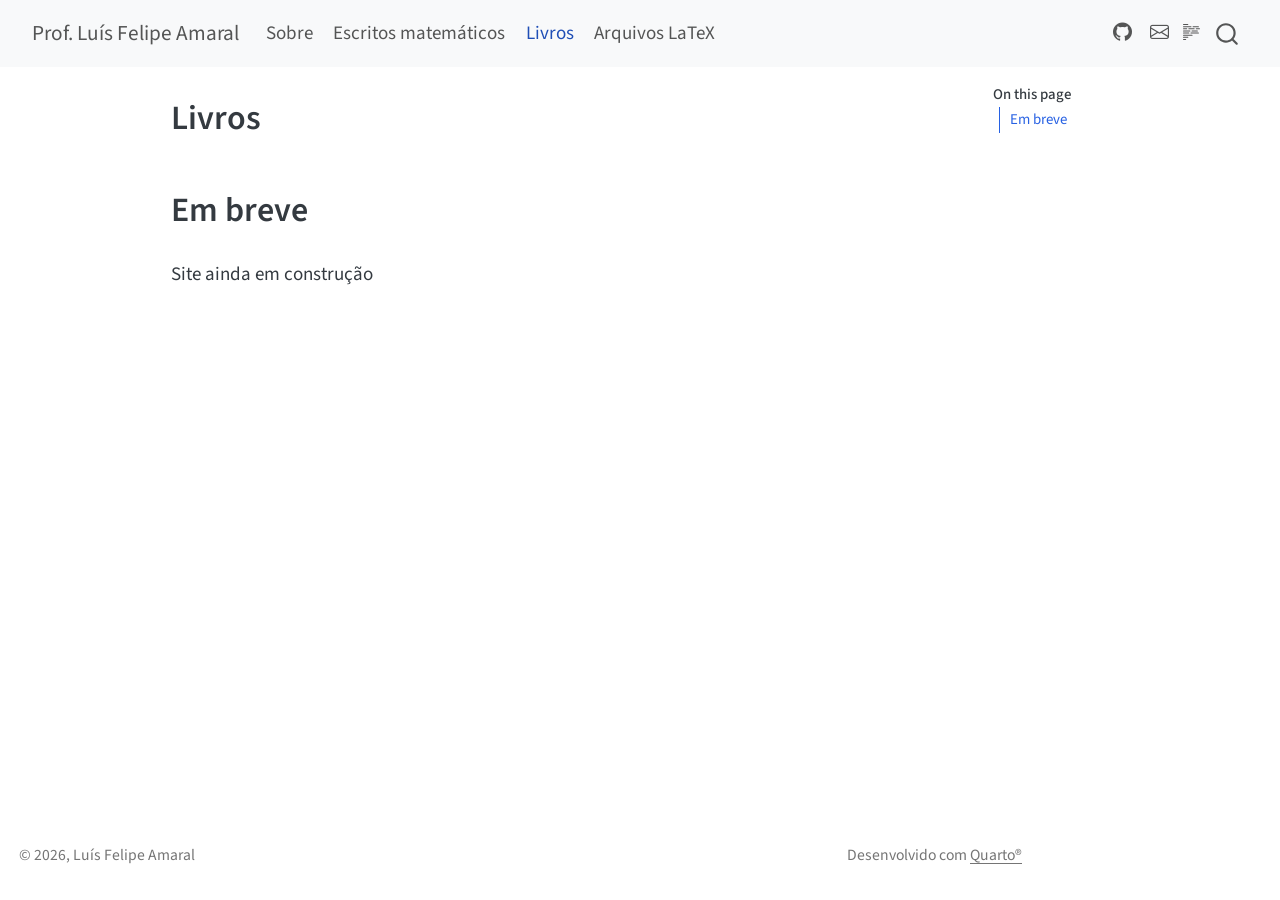
<file: books.html>
<!DOCTYPE html>
<html xmlns="http://www.w3.org/1999/xhtml" lang="en" xml:lang="en"><head>

<meta charset="utf-8">
<meta name="generator" content="quarto-1.9.38">

<meta name="viewport" content="width=device-width, initial-scale=1.0, user-scalable=yes">


<title>Livros – Prof.&nbsp;Luís Felipe Amaral</title>
<style>
/* Default styles provided by pandoc.
** See https://pandoc.org/MANUAL.html#variables-for-html for config info.
*/
code{white-space: pre-wrap;}
span.smallcaps{font-variant: small-caps;}
div.columns{display: flex; gap: min(4vw, 1.5em);}
div.column{flex: auto; overflow-x: auto;}
div.hanging-indent{margin-left: 1.5em; text-indent: -1.5em;}
ul.task-list{list-style: none;}
ul.task-list li input[type="checkbox"] {
  width: 0.8em;
  margin: 0 0.8em 0.2em -1em; /* quarto-specific, see https://github.com/quarto-dev/quarto-cli/issues/4556 */ 
  vertical-align: middle;
}
</style>


<script src="site_libs/quarto-nav/quarto-nav.js"></script>
<script src="site_libs/clipboard/clipboard.min.js"></script>
<script src="site_libs/quarto-search/autocomplete.umd.js"></script>
<script src="site_libs/quarto-search/fuse.min.js"></script>
<script src="site_libs/quarto-search/quarto-search.js"></script>
<meta name="quarto:offset" content="./">
<script src="site_libs/quarto-html/quarto.js" type="module"></script>
<script src="site_libs/quarto-html/tabsets/tabsets.js" type="module"></script>
<script src="site_libs/quarto-html/popper.min.js"></script>
<script src="site_libs/quarto-html/tippy.umd.min.js"></script>
<script src="site_libs/quarto-html/anchor.min.js"></script>
<link href="site_libs/quarto-html/tippy.css" rel="stylesheet">
<link href="site_libs/quarto-html/quarto-syntax-highlighting-15634bcf2e68342d4ad2dfa704d543f6.css" rel="stylesheet" id="quarto-text-highlighting-styles">
<script src="site_libs/bootstrap/bootstrap.min.js"></script>
<link href="site_libs/bootstrap/bootstrap-icons.css" rel="stylesheet">
<link href="site_libs/bootstrap/bootstrap-bba5ebae505b5c03f3f0d8040a416a6b.min.css" rel="stylesheet" append-hash="true" id="quarto-bootstrap" data-mode="light">
<script id="quarto-search-options" type="application/json">{
  "location": "navbar",
  "copy-button": false,
  "collapse-after": 3,
  "panel-placement": "end",
  "type": "overlay",
  "limit": 50,
  "keyboard-shortcut": [
    "f",
    "/",
    "s"
  ],
  "show-item-context": false,
  "language": {
    "search-no-results-text": "No results",
    "search-matching-documents-text": "matching documents",
    "search-copy-link-title": "Copy link to search",
    "search-hide-matches-text": "Hide additional matches",
    "search-more-match-text": "more match in this document",
    "search-more-matches-text": "more matches in this document",
    "search-clear-button-title": "Clear",
    "search-text-placeholder": "",
    "search-detached-cancel-button-title": "Cancel",
    "search-submit-button-title": "Submit",
    "search-label": "Search"
  }
}</script>
<link rel="stylesheet" href="https://cdn.jsdelivr.net/npm/bootstrap-icons@1.11.3/font/bootstrap-icons.min.css">


<link rel="stylesheet" href="styles.css">
</head>

<body class="nav-fixed quarto-light">

<div id="quarto-search-results"></div>
  <header id="quarto-header" class="headroom fixed-top">
    <nav class="navbar navbar-expand-lg " data-bs-theme="dark">
      <div class="navbar-container container-fluid">
      <div class="navbar-brand-container mx-auto">
    <a class="navbar-brand" href="./index.html">
    <span class="navbar-title">Prof.&nbsp;Luís Felipe Amaral</span>
    </a>
  </div>
            <div id="quarto-search" class="" title="Search"></div>
          <button class="navbar-toggler" type="button" data-bs-toggle="collapse" data-bs-target="#navbarCollapse" aria-controls="navbarCollapse" role="menu" aria-expanded="false" aria-label="Toggle navigation" onclick="if (window.quartoToggleHeadroom) { window.quartoToggleHeadroom(); }">
  <span class="navbar-toggler-icon"></span>
</button>
          <div class="collapse navbar-collapse" id="navbarCollapse">
            <ul class="navbar-nav navbar-nav-scroll me-auto">
  <li class="nav-item">
    <a class="nav-link" href="./about.html"> 
<span class="menu-text">Sobre</span></a>
  </li>  
  <li class="nav-item">
    <a class="nav-link" href="./notes.html"> 
<span class="menu-text">Escritos matemáticos</span></a>
  </li>  
  <li class="nav-item">
    <a class="nav-link active" href="./books.html" aria-current="page"> 
<span class="menu-text">Livros</span></a>
  </li>  
  <li class="nav-item">
    <a class="nav-link" href="./latex.html"> 
<span class="menu-text">Arquivos LaTeX</span></a>
  </li>  
</ul>
            <ul class="navbar-nav navbar-nav-scroll ms-auto">
  <li class="nav-item compact">
    <a class="nav-link" href="https://github.com/luisfelipesamaral"> <i class="bi bi-github" role="img">
</i> 
<span class="menu-text"></span></a>
  </li>  
  <li class="nav-item compact">
    <a class="nav-link" href="mailto:lfamaral.math@gmail.com"> <i class="bi bi-envelope" role="img">
</i> 
<span class="menu-text"></span></a>
  </li>  
</ul>
          </div> <!-- /navcollapse -->
            <div class="quarto-navbar-tools">
  <a href="" class="quarto-reader-toggle quarto-navigation-tool px-1" onclick="window.quartoToggleReader(); return false;" title="Toggle reader mode">
  <div class="quarto-reader-toggle-btn">
  <i class="bi"></i>
  </div>
</a>
</div>
      </div> <!-- /container-fluid -->
    </nav>
</header>
<!-- content -->
<div id="quarto-content" class="quarto-container page-columns page-rows-contents page-layout-article page-navbar">
<!-- sidebar -->
<!-- margin-sidebar -->
    <div id="quarto-margin-sidebar" class="sidebar margin-sidebar">
        <nav id="TOC" role="doc-toc" class="toc-active">
    <h2 id="toc-title">On this page</h2>
   
  <ul>
  <li><a href="#em-breve" id="toc-em-breve" class="nav-link active" data-scroll-target="#em-breve">Em breve</a></li>
  </ul>
</nav>
    </div>
<!-- main -->
<main class="content" id="quarto-document-content">

<header id="title-block-header" class="quarto-title-block default">
<div class="quarto-title">
<h1 class="title">Livros</h1>
</div>



<div class="quarto-title-meta">

    
  
    
  </div>
  


</header>


<section id="em-breve" class="level1">
<h1>Em breve</h1>
<p>Site ainda em construção</p>


</section>

<a onclick="window.scrollTo(0, 0); return false;" role="button" id="quarto-back-to-top"><i class="bi bi-arrow-up"></i> Back to top</a></main> <!-- /main -->
<script id="quarto-html-after-body" type="application/javascript">
  window.document.addEventListener("DOMContentLoaded", function (event) {
    const icon = "";
    const anchorJS = new window.AnchorJS();
    anchorJS.options = {
      placement: 'right',
      icon: icon
    };
    anchorJS.add('.anchored');
    const isCodeAnnotation = (el) => {
      for (const clz of el.classList) {
        if (clz.startsWith('code-annotation-')) {                     
          return true;
        }
      }
      return false;
    }
    const onCopySuccess = function(e) {
      // button target
      const button = e.trigger;
      // don't keep focus
      button.blur();
      // flash "checked"
      button.classList.add('code-copy-button-checked');
      var currentTitle = button.getAttribute("title");
      button.setAttribute("title", "Copied!");
      let tooltip;
      if (window.bootstrap) {
        button.setAttribute("data-bs-toggle", "tooltip");
        button.setAttribute("data-bs-placement", "left");
        button.setAttribute("data-bs-title", "Copied!");
        tooltip = new bootstrap.Tooltip(button, 
          { trigger: "manual", 
            customClass: "code-copy-button-tooltip",
            offset: [0, -8]});
        tooltip.show();    
      }
      setTimeout(function() {
        if (tooltip) {
          tooltip.hide();
          button.removeAttribute("data-bs-title");
          button.removeAttribute("data-bs-toggle");
          button.removeAttribute("data-bs-placement");
        }
        button.setAttribute("title", currentTitle);
        button.classList.remove('code-copy-button-checked');
      }, 1000);
      // clear code selection
      e.clearSelection();
    }
    const getTextToCopy = function(trigger) {
      const outerScaffold = trigger.parentElement.cloneNode(true);
      const codeEl = outerScaffold.querySelector('code');
      for (const childEl of codeEl.children) {
        if (isCodeAnnotation(childEl)) {
          childEl.remove();
        }
      }
      return codeEl.innerText;
    }
    const clipboard = new window.ClipboardJS('.code-copy-button:not([data-in-quarto-modal])', {
      text: getTextToCopy
    });
    clipboard.on('success', onCopySuccess);
    if (window.document.getElementById('quarto-embedded-source-code-modal')) {
      const clipboardModal = new window.ClipboardJS('.code-copy-button[data-in-quarto-modal]', {
        text: getTextToCopy,
        container: window.document.getElementById('quarto-embedded-source-code-modal')
      });
      clipboardModal.on('success', onCopySuccess);
    }
      var localhostRegex = new RegExp(/^(?:http|https):\/\/localhost\:?[0-9]*\//);
      var mailtoRegex = new RegExp(/^mailto:/);
        var filterRegex = new RegExp("https:\/\/luisfelipesamaral\.github\.io\/");
      var isInternal = (href) => {
          return filterRegex.test(href) || localhostRegex.test(href) || mailtoRegex.test(href);
      }
      // Inspect non-navigation links and adorn them if external
     var links = window.document.querySelectorAll('a[href]:not(.nav-link):not(.navbar-brand):not(.toc-action):not(.sidebar-link):not(.sidebar-item-toggle):not(.pagination-link):not(.no-external):not([aria-hidden]):not(.dropdown-item):not(.quarto-navigation-tool):not(.about-link)');
      for (var i=0; i<links.length; i++) {
        const link = links[i];
        if (!isInternal(link.href)) {
          // undo the damage that might have been done by quarto-nav.js in the case of
          // links that we want to consider external
          if (link.dataset.originalHref !== undefined) {
            link.href = link.dataset.originalHref;
          }
        }
      }
    function tippyHover(el, contentFn, onTriggerFn, onUntriggerFn) {
      const config = {
        allowHTML: true,
        maxWidth: 500,
        delay: 100,
        arrow: false,
        appendTo: function(el) {
            return el.parentElement;
        },
        interactive: true,
        interactiveBorder: 10,
        theme: 'quarto',
        placement: 'bottom-start',
      };
      if (contentFn) {
        config.content = contentFn;
      }
      if (onTriggerFn) {
        config.onTrigger = onTriggerFn;
      }
      if (onUntriggerFn) {
        config.onUntrigger = onUntriggerFn;
      }
      window.tippy(el, config); 
    }
    const noterefs = window.document.querySelectorAll('a[role="doc-noteref"]');
    for (var i=0; i<noterefs.length; i++) {
      const ref = noterefs[i];
      tippyHover(ref, function() {
        // use id or data attribute instead here
        let href = ref.getAttribute('data-footnote-href') || ref.getAttribute('href');
        try { href = new URL(href).hash; } catch {}
        const id = href.replace(/^#\/?/, "");
        const note = window.document.getElementById(id);
        if (note) {
          return note.innerHTML;
        } else {
          return "";
        }
      });
    }
    const xrefs = window.document.querySelectorAll('a.quarto-xref');
    const processXRef = (id, note) => {
      // Strip column container classes
      const stripColumnClz = (el) => {
        el.classList.remove("page-full", "page-columns");
        if (el.children) {
          for (const child of el.children) {
            stripColumnClz(child);
          }
        }
      }
      stripColumnClz(note)
      if (id === null || id.startsWith('sec-')) {
        // Special case sections, only their first couple elements
        const container = document.createElement("div");
        if (note.children && note.children.length > 2) {
          container.appendChild(note.children[0].cloneNode(true));
          for (let i = 1; i < note.children.length; i++) {
            const child = note.children[i];
            if (child.tagName === "P" && child.innerText === "") {
              continue;
            } else {
              container.appendChild(child.cloneNode(true));
              break;
            }
          }
          if (window.Quarto?.typesetMath) {
            window.Quarto.typesetMath(container);
          }
          return container.innerHTML
        } else {
          if (window.Quarto?.typesetMath) {
            window.Quarto.typesetMath(note);
          }
          return note.innerHTML;
        }
      } else {
        // Remove any anchor links if they are present
        const anchorLink = note.querySelector('a.anchorjs-link');
        if (anchorLink) {
          anchorLink.remove();
        }
        if (window.Quarto?.typesetMath) {
          window.Quarto.typesetMath(note);
        }
        if (note.classList.contains("callout")) {
          return note.outerHTML;
        } else {
          return note.innerHTML;
        }
      }
    }
    for (var i=0; i<xrefs.length; i++) {
      const xref = xrefs[i];
      tippyHover(xref, undefined, function(instance) {
        instance.disable();
        let url = xref.getAttribute('href');
        let hash = undefined; 
        if (url.startsWith('#')) {
          hash = url;
        } else {
          try { hash = new URL(url).hash; } catch {}
        }
        if (hash) {
          const id = hash.replace(/^#\/?/, "");
          const note = window.document.getElementById(id);
          if (note !== null) {
            try {
              const html = processXRef(id, note.cloneNode(true));
              instance.setContent(html);
            } finally {
              instance.enable();
              instance.show();
            }
          } else {
            // See if we can fetch this
            fetch(url.split('#')[0])
            .then(res => res.text())
            .then(html => {
              const parser = new DOMParser();
              const htmlDoc = parser.parseFromString(html, "text/html");
              const note = htmlDoc.getElementById(id);
              if (note !== null) {
                const html = processXRef(id, note);
                instance.setContent(html);
              } 
            }).finally(() => {
              instance.enable();
              instance.show();
            });
          }
        } else {
          // See if we can fetch a full url (with no hash to target)
          // This is a special case and we should probably do some content thinning / targeting
          fetch(url)
          .then(res => res.text())
          .then(html => {
            const parser = new DOMParser();
            const htmlDoc = parser.parseFromString(html, "text/html");
            const note = htmlDoc.querySelector('main.content');
            if (note !== null) {
              // This should only happen for chapter cross references
              // (since there is no id in the URL)
              // remove the first header
              if (note.children.length > 0 && note.children[0].tagName === "HEADER") {
                note.children[0].remove();
              }
              const html = processXRef(null, note);
              instance.setContent(html);
            } 
          }).finally(() => {
            instance.enable();
            instance.show();
          });
        }
      }, function(instance) {
      });
    }
        let selectedAnnoteEl;
        const selectorForAnnotation = ( cell, annotation) => {
          let cellAttr = 'data-code-cell="' + cell + '"';
          let lineAttr = 'data-code-annotation="' +  annotation + '"';
          const selector = 'span[' + cellAttr + '][' + lineAttr + ']';
          return selector;
        }
        const selectCodeLines = (annoteEl) => {
          const doc = window.document;
          const targetCell = annoteEl.getAttribute("data-target-cell");
          const targetAnnotation = annoteEl.getAttribute("data-target-annotation");
          const annoteSpan = window.document.querySelector(selectorForAnnotation(targetCell, targetAnnotation));
          const lines = annoteSpan.getAttribute("data-code-lines").split(",");
          const lineIds = lines.map((line) => {
            return targetCell + "-" + line;
          })
          let top = null;
          let height = null;
          let parent = null;
          if (lineIds.length > 0) {
              //compute the position of the single el (top and bottom and make a div)
              const el = window.document.getElementById(lineIds[0]);
              top = el.offsetTop;
              height = el.offsetHeight;
              parent = el.parentElement.parentElement;
            if (lineIds.length > 1) {
              const lastEl = window.document.getElementById(lineIds[lineIds.length - 1]);
              const bottom = lastEl.offsetTop + lastEl.offsetHeight;
              height = bottom - top;
            }
            if (top !== null && height !== null && parent !== null) {
              // cook up a div (if necessary) and position it 
              let div = window.document.getElementById("code-annotation-line-highlight");
              if (div === null) {
                div = window.document.createElement("div");
                div.setAttribute("id", "code-annotation-line-highlight");
                div.style.position = 'absolute';
                parent.appendChild(div);
              }
              div.style.top = top - 2 + "px";
              div.style.height = height + 4 + "px";
              div.style.left = 0;
              let gutterDiv = window.document.getElementById("code-annotation-line-highlight-gutter");
              if (gutterDiv === null) {
                gutterDiv = window.document.createElement("div");
                gutterDiv.setAttribute("id", "code-annotation-line-highlight-gutter");
                gutterDiv.style.position = 'absolute';
                const codeCell = window.document.getElementById(targetCell);
                const gutter = codeCell.querySelector('.code-annotation-gutter');
                gutter.appendChild(gutterDiv);
              }
              gutterDiv.style.top = top - 2 + "px";
              gutterDiv.style.height = height + 4 + "px";
            }
            selectedAnnoteEl = annoteEl;
          }
        };
        const unselectCodeLines = () => {
          const elementsIds = ["code-annotation-line-highlight", "code-annotation-line-highlight-gutter"];
          elementsIds.forEach((elId) => {
            const div = window.document.getElementById(elId);
            if (div) {
              div.remove();
            }
          });
          selectedAnnoteEl = undefined;
        };
          // Handle positioning of the toggle
      window.addEventListener(
        "resize",
        throttle(() => {
          elRect = undefined;
          if (selectedAnnoteEl) {
            selectCodeLines(selectedAnnoteEl);
          }
        }, 10)
      );
      function throttle(fn, ms) {
      let throttle = false;
      let timer;
        return (...args) => {
          if(!throttle) { // first call gets through
              fn.apply(this, args);
              throttle = true;
          } else { // all the others get throttled
              if(timer) clearTimeout(timer); // cancel #2
              timer = setTimeout(() => {
                fn.apply(this, args);
                timer = throttle = false;
              }, ms);
          }
        };
      }
        // Attach click handler to the DT
        const annoteDls = window.document.querySelectorAll('dt[data-target-cell]');
        for (const annoteDlNode of annoteDls) {
          annoteDlNode.addEventListener('click', (event) => {
            const clickedEl = event.target;
            if (clickedEl !== selectedAnnoteEl) {
              unselectCodeLines();
              const activeEl = window.document.querySelector('dt[data-target-cell].code-annotation-active');
              if (activeEl) {
                activeEl.classList.remove('code-annotation-active');
              }
              selectCodeLines(clickedEl);
              clickedEl.classList.add('code-annotation-active');
            } else {
              // Unselect the line
              unselectCodeLines();
              clickedEl.classList.remove('code-annotation-active');
            }
          });
        }
    const findCites = (el) => {
      const parentEl = el.parentElement;
      if (parentEl) {
        const cites = parentEl.dataset.cites;
        if (cites) {
          return {
            el,
            cites: cites.split(' ')
          };
        } else {
          return findCites(el.parentElement)
        }
      } else {
        return undefined;
      }
    };
    var bibliorefs = window.document.querySelectorAll('a[role="doc-biblioref"]');
    for (var i=0; i<bibliorefs.length; i++) {
      const ref = bibliorefs[i];
      const citeInfo = findCites(ref);
      if (citeInfo) {
        tippyHover(citeInfo.el, function() {
          var popup = window.document.createElement('div');
          citeInfo.cites.forEach(function(cite) {
            var citeDiv = window.document.createElement('div');
            citeDiv.classList.add('hanging-indent');
            citeDiv.classList.add('csl-entry');
            var biblioDiv = window.document.getElementById('ref-' + cite);
            if (biblioDiv) {
              citeDiv.innerHTML = biblioDiv.innerHTML;
            }
            popup.appendChild(citeDiv);
          });
          return popup.innerHTML;
        });
      }
    }
  });
  </script>
</div> <!-- /content -->
<footer class="footer">
  <div class="nav-footer">
    <div class="nav-footer-left">
<p>© 2026, Luís Felipe Amaral</p>
</div>   
    <div class="nav-footer-center">
      &nbsp;
    </div>
    <div class="nav-footer-right">
<p>Desenvolvido com <a href="https://quarto.org">Quarto®</a></p>
</div>
  </div>
</footer>




</body></html>
</file>
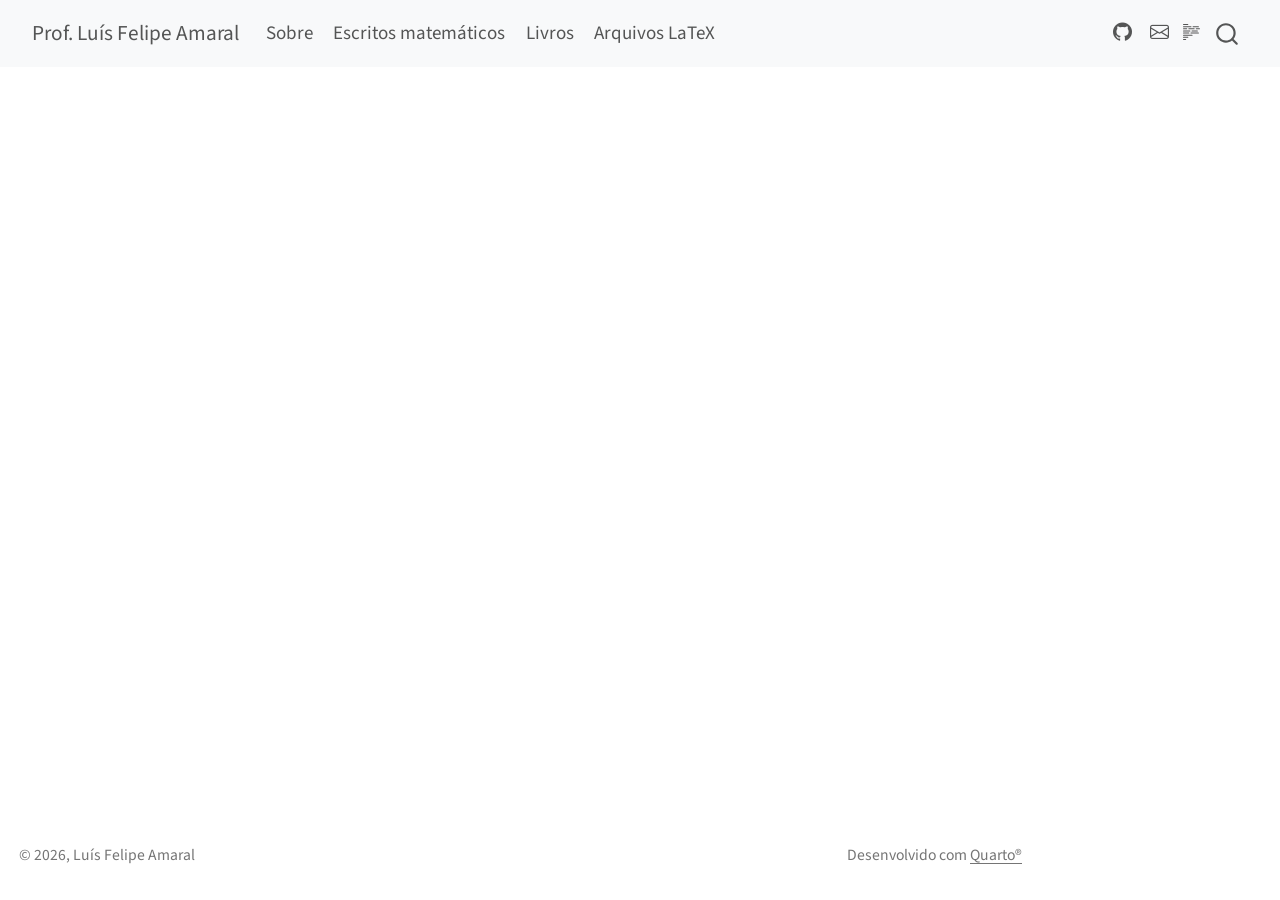
<file: contact.html>
<!DOCTYPE html>
<html xmlns="http://www.w3.org/1999/xhtml" lang="en" xml:lang="en"><head>

<meta charset="utf-8">
<meta name="generator" content="quarto-1.9.38">

<meta name="viewport" content="width=device-width, initial-scale=1.0, user-scalable=yes">


<title>contact – Prof. Luís Felipe Amaral</title>
<style>
/* Default styles provided by pandoc.
** See https://pandoc.org/MANUAL.html#variables-for-html for config info.
*/
code{white-space: pre-wrap;}
span.smallcaps{font-variant: small-caps;}
div.columns{display: flex; gap: min(4vw, 1.5em);}
div.column{flex: auto; overflow-x: auto;}
div.hanging-indent{margin-left: 1.5em; text-indent: -1.5em;}
ul.task-list{list-style: none;}
ul.task-list li input[type="checkbox"] {
  width: 0.8em;
  margin: 0 0.8em 0.2em -1em; /* quarto-specific, see https://github.com/quarto-dev/quarto-cli/issues/4556 */ 
  vertical-align: middle;
}
</style>


<script src="site_libs/quarto-nav/quarto-nav.js"></script>
<script src="site_libs/clipboard/clipboard.min.js"></script>
<script src="site_libs/quarto-search/autocomplete.umd.js"></script>
<script src="site_libs/quarto-search/fuse.min.js"></script>
<script src="site_libs/quarto-search/quarto-search.js"></script>
<meta name="quarto:offset" content="./">
<script src="site_libs/quarto-html/quarto.js" type="module"></script>
<script src="site_libs/quarto-html/tabsets/tabsets.js" type="module"></script>
<script src="site_libs/quarto-html/popper.min.js"></script>
<script src="site_libs/quarto-html/tippy.umd.min.js"></script>
<script src="site_libs/quarto-html/anchor.min.js"></script>
<link href="site_libs/quarto-html/tippy.css" rel="stylesheet">
<link href="site_libs/quarto-html/quarto-syntax-highlighting-15634bcf2e68342d4ad2dfa704d543f6.css" rel="stylesheet" id="quarto-text-highlighting-styles">
<script src="site_libs/bootstrap/bootstrap.min.js"></script>
<link href="site_libs/bootstrap/bootstrap-icons.css" rel="stylesheet">
<link href="site_libs/bootstrap/bootstrap-bba5ebae505b5c03f3f0d8040a416a6b.min.css" rel="stylesheet" append-hash="true" id="quarto-bootstrap" data-mode="light">
<script id="quarto-search-options" type="application/json">{
  "location": "navbar",
  "copy-button": false,
  "collapse-after": 3,
  "panel-placement": "end",
  "type": "overlay",
  "limit": 50,
  "keyboard-shortcut": [
    "f",
    "/",
    "s"
  ],
  "show-item-context": false,
  "language": {
    "search-no-results-text": "No results",
    "search-matching-documents-text": "matching documents",
    "search-copy-link-title": "Copy link to search",
    "search-hide-matches-text": "Hide additional matches",
    "search-more-match-text": "more match in this document",
    "search-more-matches-text": "more matches in this document",
    "search-clear-button-title": "Clear",
    "search-text-placeholder": "",
    "search-detached-cancel-button-title": "Cancel",
    "search-submit-button-title": "Submit",
    "search-label": "Search"
  }
}</script>
<link rel="stylesheet" href="https://cdn.jsdelivr.net/npm/bootstrap-icons@1.11.3/font/bootstrap-icons.min.css">


<link rel="stylesheet" href="styles.css">
</head>

<body class="nav-fixed quarto-light">

<div id="quarto-search-results"></div>
  <header id="quarto-header" class="headroom fixed-top">
    <nav class="navbar navbar-expand-lg " data-bs-theme="dark">
      <div class="navbar-container container-fluid">
      <div class="navbar-brand-container mx-auto">
    <a class="navbar-brand" href="./index.html">
    <span class="navbar-title">Prof.&nbsp;Luís Felipe Amaral</span>
    </a>
  </div>
            <div id="quarto-search" class="" title="Search"></div>
          <button class="navbar-toggler" type="button" data-bs-toggle="collapse" data-bs-target="#navbarCollapse" aria-controls="navbarCollapse" role="menu" aria-expanded="false" aria-label="Toggle navigation" onclick="if (window.quartoToggleHeadroom) { window.quartoToggleHeadroom(); }">
  <span class="navbar-toggler-icon"></span>
</button>
          <div class="collapse navbar-collapse" id="navbarCollapse">
            <ul class="navbar-nav navbar-nav-scroll me-auto">
  <li class="nav-item">
    <a class="nav-link" href="./about.html"> 
<span class="menu-text">Sobre</span></a>
  </li>  
  <li class="nav-item">
    <a class="nav-link" href="./notes.html"> 
<span class="menu-text">Escritos matemáticos</span></a>
  </li>  
  <li class="nav-item">
    <a class="nav-link" href="./books.html"> 
<span class="menu-text">Livros</span></a>
  </li>  
  <li class="nav-item">
    <a class="nav-link" href="./latex.html"> 
<span class="menu-text">Arquivos LaTeX</span></a>
  </li>  
</ul>
            <ul class="navbar-nav navbar-nav-scroll ms-auto">
  <li class="nav-item compact">
    <a class="nav-link" href="https://github.com/luisfelipesamaral"> <i class="bi bi-github" role="img">
</i> 
<span class="menu-text"></span></a>
  </li>  
  <li class="nav-item compact">
    <a class="nav-link" href="mailto:lfamaral.math@gmail.com"> <i class="bi bi-envelope" role="img">
</i> 
<span class="menu-text"></span></a>
  </li>  
</ul>
          </div> <!-- /navcollapse -->
            <div class="quarto-navbar-tools">
  <a href="" class="quarto-reader-toggle quarto-navigation-tool px-1" onclick="window.quartoToggleReader(); return false;" title="Toggle reader mode">
  <div class="quarto-reader-toggle-btn">
  <i class="bi"></i>
  </div>
</a>
</div>
      </div> <!-- /container-fluid -->
    </nav>
</header>
<!-- content -->
<div id="quarto-content" class="quarto-container page-columns page-rows-contents page-layout-article page-navbar">
<!-- sidebar -->
<!-- margin-sidebar -->
    <div id="quarto-margin-sidebar" class="sidebar margin-sidebar zindex-bottom">
        
    </div>
<!-- main -->
<main class="content" id="quarto-document-content"><header id="title-block-header" class="quarto-title-block"></header>







<a onclick="window.scrollTo(0, 0); return false;" role="button" id="quarto-back-to-top"><i class="bi bi-arrow-up"></i> Back to top</a></main> <!-- /main -->
<script id="quarto-html-after-body" type="application/javascript">
  window.document.addEventListener("DOMContentLoaded", function (event) {
    const icon = "";
    const anchorJS = new window.AnchorJS();
    anchorJS.options = {
      placement: 'right',
      icon: icon
    };
    anchorJS.add('.anchored');
    const isCodeAnnotation = (el) => {
      for (const clz of el.classList) {
        if (clz.startsWith('code-annotation-')) {                     
          return true;
        }
      }
      return false;
    }
    const onCopySuccess = function(e) {
      // button target
      const button = e.trigger;
      // don't keep focus
      button.blur();
      // flash "checked"
      button.classList.add('code-copy-button-checked');
      var currentTitle = button.getAttribute("title");
      button.setAttribute("title", "Copied!");
      let tooltip;
      if (window.bootstrap) {
        button.setAttribute("data-bs-toggle", "tooltip");
        button.setAttribute("data-bs-placement", "left");
        button.setAttribute("data-bs-title", "Copied!");
        tooltip = new bootstrap.Tooltip(button, 
          { trigger: "manual", 
            customClass: "code-copy-button-tooltip",
            offset: [0, -8]});
        tooltip.show();    
      }
      setTimeout(function() {
        if (tooltip) {
          tooltip.hide();
          button.removeAttribute("data-bs-title");
          button.removeAttribute("data-bs-toggle");
          button.removeAttribute("data-bs-placement");
        }
        button.setAttribute("title", currentTitle);
        button.classList.remove('code-copy-button-checked');
      }, 1000);
      // clear code selection
      e.clearSelection();
    }
    const getTextToCopy = function(trigger) {
      const outerScaffold = trigger.parentElement.cloneNode(true);
      const codeEl = outerScaffold.querySelector('code');
      for (const childEl of codeEl.children) {
        if (isCodeAnnotation(childEl)) {
          childEl.remove();
        }
      }
      return codeEl.innerText;
    }
    const clipboard = new window.ClipboardJS('.code-copy-button:not([data-in-quarto-modal])', {
      text: getTextToCopy
    });
    clipboard.on('success', onCopySuccess);
    if (window.document.getElementById('quarto-embedded-source-code-modal')) {
      const clipboardModal = new window.ClipboardJS('.code-copy-button[data-in-quarto-modal]', {
        text: getTextToCopy,
        container: window.document.getElementById('quarto-embedded-source-code-modal')
      });
      clipboardModal.on('success', onCopySuccess);
    }
      var localhostRegex = new RegExp(/^(?:http|https):\/\/localhost\:?[0-9]*\//);
      var mailtoRegex = new RegExp(/^mailto:/);
        var filterRegex = new RegExp("https:\/\/luisfelipesamaral\.github\.io\/");
      var isInternal = (href) => {
          return filterRegex.test(href) || localhostRegex.test(href) || mailtoRegex.test(href);
      }
      // Inspect non-navigation links and adorn them if external
     var links = window.document.querySelectorAll('a[href]:not(.nav-link):not(.navbar-brand):not(.toc-action):not(.sidebar-link):not(.sidebar-item-toggle):not(.pagination-link):not(.no-external):not([aria-hidden]):not(.dropdown-item):not(.quarto-navigation-tool):not(.about-link)');
      for (var i=0; i<links.length; i++) {
        const link = links[i];
        if (!isInternal(link.href)) {
          // undo the damage that might have been done by quarto-nav.js in the case of
          // links that we want to consider external
          if (link.dataset.originalHref !== undefined) {
            link.href = link.dataset.originalHref;
          }
        }
      }
    function tippyHover(el, contentFn, onTriggerFn, onUntriggerFn) {
      const config = {
        allowHTML: true,
        maxWidth: 500,
        delay: 100,
        arrow: false,
        appendTo: function(el) {
            return el.parentElement;
        },
        interactive: true,
        interactiveBorder: 10,
        theme: 'quarto',
        placement: 'bottom-start',
      };
      if (contentFn) {
        config.content = contentFn;
      }
      if (onTriggerFn) {
        config.onTrigger = onTriggerFn;
      }
      if (onUntriggerFn) {
        config.onUntrigger = onUntriggerFn;
      }
      window.tippy(el, config); 
    }
    const noterefs = window.document.querySelectorAll('a[role="doc-noteref"]');
    for (var i=0; i<noterefs.length; i++) {
      const ref = noterefs[i];
      tippyHover(ref, function() {
        // use id or data attribute instead here
        let href = ref.getAttribute('data-footnote-href') || ref.getAttribute('href');
        try { href = new URL(href).hash; } catch {}
        const id = href.replace(/^#\/?/, "");
        const note = window.document.getElementById(id);
        if (note) {
          return note.innerHTML;
        } else {
          return "";
        }
      });
    }
    const xrefs = window.document.querySelectorAll('a.quarto-xref');
    const processXRef = (id, note) => {
      // Strip column container classes
      const stripColumnClz = (el) => {
        el.classList.remove("page-full", "page-columns");
        if (el.children) {
          for (const child of el.children) {
            stripColumnClz(child);
          }
        }
      }
      stripColumnClz(note)
      if (id === null || id.startsWith('sec-')) {
        // Special case sections, only their first couple elements
        const container = document.createElement("div");
        if (note.children && note.children.length > 2) {
          container.appendChild(note.children[0].cloneNode(true));
          for (let i = 1; i < note.children.length; i++) {
            const child = note.children[i];
            if (child.tagName === "P" && child.innerText === "") {
              continue;
            } else {
              container.appendChild(child.cloneNode(true));
              break;
            }
          }
          if (window.Quarto?.typesetMath) {
            window.Quarto.typesetMath(container);
          }
          return container.innerHTML
        } else {
          if (window.Quarto?.typesetMath) {
            window.Quarto.typesetMath(note);
          }
          return note.innerHTML;
        }
      } else {
        // Remove any anchor links if they are present
        const anchorLink = note.querySelector('a.anchorjs-link');
        if (anchorLink) {
          anchorLink.remove();
        }
        if (window.Quarto?.typesetMath) {
          window.Quarto.typesetMath(note);
        }
        if (note.classList.contains("callout")) {
          return note.outerHTML;
        } else {
          return note.innerHTML;
        }
      }
    }
    for (var i=0; i<xrefs.length; i++) {
      const xref = xrefs[i];
      tippyHover(xref, undefined, function(instance) {
        instance.disable();
        let url = xref.getAttribute('href');
        let hash = undefined; 
        if (url.startsWith('#')) {
          hash = url;
        } else {
          try { hash = new URL(url).hash; } catch {}
        }
        if (hash) {
          const id = hash.replace(/^#\/?/, "");
          const note = window.document.getElementById(id);
          if (note !== null) {
            try {
              const html = processXRef(id, note.cloneNode(true));
              instance.setContent(html);
            } finally {
              instance.enable();
              instance.show();
            }
          } else {
            // See if we can fetch this
            fetch(url.split('#')[0])
            .then(res => res.text())
            .then(html => {
              const parser = new DOMParser();
              const htmlDoc = parser.parseFromString(html, "text/html");
              const note = htmlDoc.getElementById(id);
              if (note !== null) {
                const html = processXRef(id, note);
                instance.setContent(html);
              } 
            }).finally(() => {
              instance.enable();
              instance.show();
            });
          }
        } else {
          // See if we can fetch a full url (with no hash to target)
          // This is a special case and we should probably do some content thinning / targeting
          fetch(url)
          .then(res => res.text())
          .then(html => {
            const parser = new DOMParser();
            const htmlDoc = parser.parseFromString(html, "text/html");
            const note = htmlDoc.querySelector('main.content');
            if (note !== null) {
              // This should only happen for chapter cross references
              // (since there is no id in the URL)
              // remove the first header
              if (note.children.length > 0 && note.children[0].tagName === "HEADER") {
                note.children[0].remove();
              }
              const html = processXRef(null, note);
              instance.setContent(html);
            } 
          }).finally(() => {
            instance.enable();
            instance.show();
          });
        }
      }, function(instance) {
      });
    }
        let selectedAnnoteEl;
        const selectorForAnnotation = ( cell, annotation) => {
          let cellAttr = 'data-code-cell="' + cell + '"';
          let lineAttr = 'data-code-annotation="' +  annotation + '"';
          const selector = 'span[' + cellAttr + '][' + lineAttr + ']';
          return selector;
        }
        const selectCodeLines = (annoteEl) => {
          const doc = window.document;
          const targetCell = annoteEl.getAttribute("data-target-cell");
          const targetAnnotation = annoteEl.getAttribute("data-target-annotation");
          const annoteSpan = window.document.querySelector(selectorForAnnotation(targetCell, targetAnnotation));
          const lines = annoteSpan.getAttribute("data-code-lines").split(",");
          const lineIds = lines.map((line) => {
            return targetCell + "-" + line;
          })
          let top = null;
          let height = null;
          let parent = null;
          if (lineIds.length > 0) {
              //compute the position of the single el (top and bottom and make a div)
              const el = window.document.getElementById(lineIds[0]);
              top = el.offsetTop;
              height = el.offsetHeight;
              parent = el.parentElement.parentElement;
            if (lineIds.length > 1) {
              const lastEl = window.document.getElementById(lineIds[lineIds.length - 1]);
              const bottom = lastEl.offsetTop + lastEl.offsetHeight;
              height = bottom - top;
            }
            if (top !== null && height !== null && parent !== null) {
              // cook up a div (if necessary) and position it 
              let div = window.document.getElementById("code-annotation-line-highlight");
              if (div === null) {
                div = window.document.createElement("div");
                div.setAttribute("id", "code-annotation-line-highlight");
                div.style.position = 'absolute';
                parent.appendChild(div);
              }
              div.style.top = top - 2 + "px";
              div.style.height = height + 4 + "px";
              div.style.left = 0;
              let gutterDiv = window.document.getElementById("code-annotation-line-highlight-gutter");
              if (gutterDiv === null) {
                gutterDiv = window.document.createElement("div");
                gutterDiv.setAttribute("id", "code-annotation-line-highlight-gutter");
                gutterDiv.style.position = 'absolute';
                const codeCell = window.document.getElementById(targetCell);
                const gutter = codeCell.querySelector('.code-annotation-gutter');
                gutter.appendChild(gutterDiv);
              }
              gutterDiv.style.top = top - 2 + "px";
              gutterDiv.style.height = height + 4 + "px";
            }
            selectedAnnoteEl = annoteEl;
          }
        };
        const unselectCodeLines = () => {
          const elementsIds = ["code-annotation-line-highlight", "code-annotation-line-highlight-gutter"];
          elementsIds.forEach((elId) => {
            const div = window.document.getElementById(elId);
            if (div) {
              div.remove();
            }
          });
          selectedAnnoteEl = undefined;
        };
          // Handle positioning of the toggle
      window.addEventListener(
        "resize",
        throttle(() => {
          elRect = undefined;
          if (selectedAnnoteEl) {
            selectCodeLines(selectedAnnoteEl);
          }
        }, 10)
      );
      function throttle(fn, ms) {
      let throttle = false;
      let timer;
        return (...args) => {
          if(!throttle) { // first call gets through
              fn.apply(this, args);
              throttle = true;
          } else { // all the others get throttled
              if(timer) clearTimeout(timer); // cancel #2
              timer = setTimeout(() => {
                fn.apply(this, args);
                timer = throttle = false;
              }, ms);
          }
        };
      }
        // Attach click handler to the DT
        const annoteDls = window.document.querySelectorAll('dt[data-target-cell]');
        for (const annoteDlNode of annoteDls) {
          annoteDlNode.addEventListener('click', (event) => {
            const clickedEl = event.target;
            if (clickedEl !== selectedAnnoteEl) {
              unselectCodeLines();
              const activeEl = window.document.querySelector('dt[data-target-cell].code-annotation-active');
              if (activeEl) {
                activeEl.classList.remove('code-annotation-active');
              }
              selectCodeLines(clickedEl);
              clickedEl.classList.add('code-annotation-active');
            } else {
              // Unselect the line
              unselectCodeLines();
              clickedEl.classList.remove('code-annotation-active');
            }
          });
        }
    const findCites = (el) => {
      const parentEl = el.parentElement;
      if (parentEl) {
        const cites = parentEl.dataset.cites;
        if (cites) {
          return {
            el,
            cites: cites.split(' ')
          };
        } else {
          return findCites(el.parentElement)
        }
      } else {
        return undefined;
      }
    };
    var bibliorefs = window.document.querySelectorAll('a[role="doc-biblioref"]');
    for (var i=0; i<bibliorefs.length; i++) {
      const ref = bibliorefs[i];
      const citeInfo = findCites(ref);
      if (citeInfo) {
        tippyHover(citeInfo.el, function() {
          var popup = window.document.createElement('div');
          citeInfo.cites.forEach(function(cite) {
            var citeDiv = window.document.createElement('div');
            citeDiv.classList.add('hanging-indent');
            citeDiv.classList.add('csl-entry');
            var biblioDiv = window.document.getElementById('ref-' + cite);
            if (biblioDiv) {
              citeDiv.innerHTML = biblioDiv.innerHTML;
            }
            popup.appendChild(citeDiv);
          });
          return popup.innerHTML;
        });
      }
    }
  });
  </script>
</div> <!-- /content -->
<footer class="footer">
  <div class="nav-footer">
    <div class="nav-footer-left">
<p>© 2026, Luís Felipe Amaral</p>
</div>   
    <div class="nav-footer-center">
      &nbsp;
    </div>
    <div class="nav-footer-right">
<p>Desenvolvido com <a href="https://quarto.org">Quarto®</a></p>
</div>
  </div>
</footer>




</body></html>
</file>
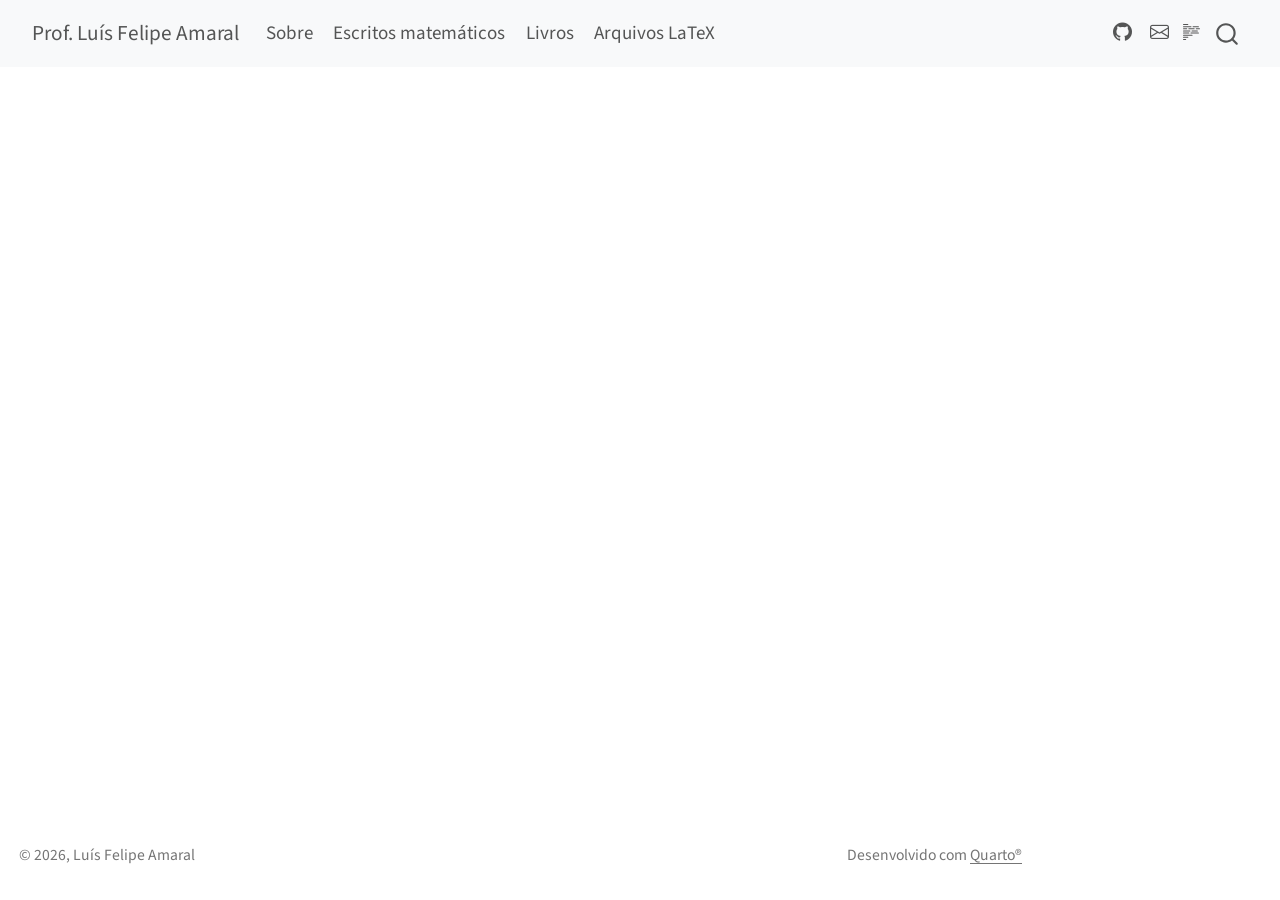
<file: cv.html>
<!DOCTYPE html>
<html xmlns="http://www.w3.org/1999/xhtml" lang="en" xml:lang="en"><head>

<meta charset="utf-8">
<meta name="generator" content="quarto-1.9.38">

<meta name="viewport" content="width=device-width, initial-scale=1.0, user-scalable=yes">


<title>cv – Prof. Luís Felipe Amaral</title>
<style>
/* Default styles provided by pandoc.
** See https://pandoc.org/MANUAL.html#variables-for-html for config info.
*/
code{white-space: pre-wrap;}
span.smallcaps{font-variant: small-caps;}
div.columns{display: flex; gap: min(4vw, 1.5em);}
div.column{flex: auto; overflow-x: auto;}
div.hanging-indent{margin-left: 1.5em; text-indent: -1.5em;}
ul.task-list{list-style: none;}
ul.task-list li input[type="checkbox"] {
  width: 0.8em;
  margin: 0 0.8em 0.2em -1em; /* quarto-specific, see https://github.com/quarto-dev/quarto-cli/issues/4556 */ 
  vertical-align: middle;
}
</style>


<script src="site_libs/quarto-nav/quarto-nav.js"></script>
<script src="site_libs/clipboard/clipboard.min.js"></script>
<script src="site_libs/quarto-search/autocomplete.umd.js"></script>
<script src="site_libs/quarto-search/fuse.min.js"></script>
<script src="site_libs/quarto-search/quarto-search.js"></script>
<meta name="quarto:offset" content="./">
<script src="site_libs/quarto-html/quarto.js" type="module"></script>
<script src="site_libs/quarto-html/tabsets/tabsets.js" type="module"></script>
<script src="site_libs/quarto-html/popper.min.js"></script>
<script src="site_libs/quarto-html/tippy.umd.min.js"></script>
<script src="site_libs/quarto-html/anchor.min.js"></script>
<link href="site_libs/quarto-html/tippy.css" rel="stylesheet">
<link href="site_libs/quarto-html/quarto-syntax-highlighting-15634bcf2e68342d4ad2dfa704d543f6.css" rel="stylesheet" id="quarto-text-highlighting-styles">
<script src="site_libs/bootstrap/bootstrap.min.js"></script>
<link href="site_libs/bootstrap/bootstrap-icons.css" rel="stylesheet">
<link href="site_libs/bootstrap/bootstrap-bba5ebae505b5c03f3f0d8040a416a6b.min.css" rel="stylesheet" append-hash="true" id="quarto-bootstrap" data-mode="light">
<script id="quarto-search-options" type="application/json">{
  "location": "navbar",
  "copy-button": false,
  "collapse-after": 3,
  "panel-placement": "end",
  "type": "overlay",
  "limit": 50,
  "keyboard-shortcut": [
    "f",
    "/",
    "s"
  ],
  "show-item-context": false,
  "language": {
    "search-no-results-text": "No results",
    "search-matching-documents-text": "matching documents",
    "search-copy-link-title": "Copy link to search",
    "search-hide-matches-text": "Hide additional matches",
    "search-more-match-text": "more match in this document",
    "search-more-matches-text": "more matches in this document",
    "search-clear-button-title": "Clear",
    "search-text-placeholder": "",
    "search-detached-cancel-button-title": "Cancel",
    "search-submit-button-title": "Submit",
    "search-label": "Search"
  }
}</script>
<link rel="stylesheet" href="https://cdn.jsdelivr.net/npm/bootstrap-icons@1.11.3/font/bootstrap-icons.min.css">


<link rel="stylesheet" href="styles.css">
</head>

<body class="nav-fixed quarto-light">

<div id="quarto-search-results"></div>
  <header id="quarto-header" class="headroom fixed-top">
    <nav class="navbar navbar-expand-lg " data-bs-theme="dark">
      <div class="navbar-container container-fluid">
      <div class="navbar-brand-container mx-auto">
    <a class="navbar-brand" href="./index.html">
    <span class="navbar-title">Prof.&nbsp;Luís Felipe Amaral</span>
    </a>
  </div>
            <div id="quarto-search" class="" title="Search"></div>
          <button class="navbar-toggler" type="button" data-bs-toggle="collapse" data-bs-target="#navbarCollapse" aria-controls="navbarCollapse" role="menu" aria-expanded="false" aria-label="Toggle navigation" onclick="if (window.quartoToggleHeadroom) { window.quartoToggleHeadroom(); }">
  <span class="navbar-toggler-icon"></span>
</button>
          <div class="collapse navbar-collapse" id="navbarCollapse">
            <ul class="navbar-nav navbar-nav-scroll me-auto">
  <li class="nav-item">
    <a class="nav-link" href="./about.html"> 
<span class="menu-text">Sobre</span></a>
  </li>  
  <li class="nav-item">
    <a class="nav-link" href="./notes.html"> 
<span class="menu-text">Escritos matemáticos</span></a>
  </li>  
  <li class="nav-item">
    <a class="nav-link" href="./books.html"> 
<span class="menu-text">Livros</span></a>
  </li>  
  <li class="nav-item">
    <a class="nav-link" href="./latex.html"> 
<span class="menu-text">Arquivos LaTeX</span></a>
  </li>  
</ul>
            <ul class="navbar-nav navbar-nav-scroll ms-auto">
  <li class="nav-item compact">
    <a class="nav-link" href="https://github.com/luisfelipesamaral"> <i class="bi bi-github" role="img">
</i> 
<span class="menu-text"></span></a>
  </li>  
  <li class="nav-item compact">
    <a class="nav-link" href="mailto:lfamaral.math@gmail.com"> <i class="bi bi-envelope" role="img">
</i> 
<span class="menu-text"></span></a>
  </li>  
</ul>
          </div> <!-- /navcollapse -->
            <div class="quarto-navbar-tools">
  <a href="" class="quarto-reader-toggle quarto-navigation-tool px-1" onclick="window.quartoToggleReader(); return false;" title="Toggle reader mode">
  <div class="quarto-reader-toggle-btn">
  <i class="bi"></i>
  </div>
</a>
</div>
      </div> <!-- /container-fluid -->
    </nav>
</header>
<!-- content -->
<div id="quarto-content" class="quarto-container page-columns page-rows-contents page-layout-article page-navbar">
<!-- sidebar -->
<!-- margin-sidebar -->
    <div id="quarto-margin-sidebar" class="sidebar margin-sidebar zindex-bottom">
        
    </div>
<!-- main -->
<main class="content" id="quarto-document-content"><header id="title-block-header" class="quarto-title-block"></header>







<a onclick="window.scrollTo(0, 0); return false;" role="button" id="quarto-back-to-top"><i class="bi bi-arrow-up"></i> Back to top</a></main> <!-- /main -->
<script id="quarto-html-after-body" type="application/javascript">
  window.document.addEventListener("DOMContentLoaded", function (event) {
    const icon = "";
    const anchorJS = new window.AnchorJS();
    anchorJS.options = {
      placement: 'right',
      icon: icon
    };
    anchorJS.add('.anchored');
    const isCodeAnnotation = (el) => {
      for (const clz of el.classList) {
        if (clz.startsWith('code-annotation-')) {                     
          return true;
        }
      }
      return false;
    }
    const onCopySuccess = function(e) {
      // button target
      const button = e.trigger;
      // don't keep focus
      button.blur();
      // flash "checked"
      button.classList.add('code-copy-button-checked');
      var currentTitle = button.getAttribute("title");
      button.setAttribute("title", "Copied!");
      let tooltip;
      if (window.bootstrap) {
        button.setAttribute("data-bs-toggle", "tooltip");
        button.setAttribute("data-bs-placement", "left");
        button.setAttribute("data-bs-title", "Copied!");
        tooltip = new bootstrap.Tooltip(button, 
          { trigger: "manual", 
            customClass: "code-copy-button-tooltip",
            offset: [0, -8]});
        tooltip.show();    
      }
      setTimeout(function() {
        if (tooltip) {
          tooltip.hide();
          button.removeAttribute("data-bs-title");
          button.removeAttribute("data-bs-toggle");
          button.removeAttribute("data-bs-placement");
        }
        button.setAttribute("title", currentTitle);
        button.classList.remove('code-copy-button-checked');
      }, 1000);
      // clear code selection
      e.clearSelection();
    }
    const getTextToCopy = function(trigger) {
      const outerScaffold = trigger.parentElement.cloneNode(true);
      const codeEl = outerScaffold.querySelector('code');
      for (const childEl of codeEl.children) {
        if (isCodeAnnotation(childEl)) {
          childEl.remove();
        }
      }
      return codeEl.innerText;
    }
    const clipboard = new window.ClipboardJS('.code-copy-button:not([data-in-quarto-modal])', {
      text: getTextToCopy
    });
    clipboard.on('success', onCopySuccess);
    if (window.document.getElementById('quarto-embedded-source-code-modal')) {
      const clipboardModal = new window.ClipboardJS('.code-copy-button[data-in-quarto-modal]', {
        text: getTextToCopy,
        container: window.document.getElementById('quarto-embedded-source-code-modal')
      });
      clipboardModal.on('success', onCopySuccess);
    }
      var localhostRegex = new RegExp(/^(?:http|https):\/\/localhost\:?[0-9]*\//);
      var mailtoRegex = new RegExp(/^mailto:/);
        var filterRegex = new RegExp("https:\/\/luisfelipesamaral\.github\.io\/");
      var isInternal = (href) => {
          return filterRegex.test(href) || localhostRegex.test(href) || mailtoRegex.test(href);
      }
      // Inspect non-navigation links and adorn them if external
     var links = window.document.querySelectorAll('a[href]:not(.nav-link):not(.navbar-brand):not(.toc-action):not(.sidebar-link):not(.sidebar-item-toggle):not(.pagination-link):not(.no-external):not([aria-hidden]):not(.dropdown-item):not(.quarto-navigation-tool):not(.about-link)');
      for (var i=0; i<links.length; i++) {
        const link = links[i];
        if (!isInternal(link.href)) {
          // undo the damage that might have been done by quarto-nav.js in the case of
          // links that we want to consider external
          if (link.dataset.originalHref !== undefined) {
            link.href = link.dataset.originalHref;
          }
        }
      }
    function tippyHover(el, contentFn, onTriggerFn, onUntriggerFn) {
      const config = {
        allowHTML: true,
        maxWidth: 500,
        delay: 100,
        arrow: false,
        appendTo: function(el) {
            return el.parentElement;
        },
        interactive: true,
        interactiveBorder: 10,
        theme: 'quarto',
        placement: 'bottom-start',
      };
      if (contentFn) {
        config.content = contentFn;
      }
      if (onTriggerFn) {
        config.onTrigger = onTriggerFn;
      }
      if (onUntriggerFn) {
        config.onUntrigger = onUntriggerFn;
      }
      window.tippy(el, config); 
    }
    const noterefs = window.document.querySelectorAll('a[role="doc-noteref"]');
    for (var i=0; i<noterefs.length; i++) {
      const ref = noterefs[i];
      tippyHover(ref, function() {
        // use id or data attribute instead here
        let href = ref.getAttribute('data-footnote-href') || ref.getAttribute('href');
        try { href = new URL(href).hash; } catch {}
        const id = href.replace(/^#\/?/, "");
        const note = window.document.getElementById(id);
        if (note) {
          return note.innerHTML;
        } else {
          return "";
        }
      });
    }
    const xrefs = window.document.querySelectorAll('a.quarto-xref');
    const processXRef = (id, note) => {
      // Strip column container classes
      const stripColumnClz = (el) => {
        el.classList.remove("page-full", "page-columns");
        if (el.children) {
          for (const child of el.children) {
            stripColumnClz(child);
          }
        }
      }
      stripColumnClz(note)
      if (id === null || id.startsWith('sec-')) {
        // Special case sections, only their first couple elements
        const container = document.createElement("div");
        if (note.children && note.children.length > 2) {
          container.appendChild(note.children[0].cloneNode(true));
          for (let i = 1; i < note.children.length; i++) {
            const child = note.children[i];
            if (child.tagName === "P" && child.innerText === "") {
              continue;
            } else {
              container.appendChild(child.cloneNode(true));
              break;
            }
          }
          if (window.Quarto?.typesetMath) {
            window.Quarto.typesetMath(container);
          }
          return container.innerHTML
        } else {
          if (window.Quarto?.typesetMath) {
            window.Quarto.typesetMath(note);
          }
          return note.innerHTML;
        }
      } else {
        // Remove any anchor links if they are present
        const anchorLink = note.querySelector('a.anchorjs-link');
        if (anchorLink) {
          anchorLink.remove();
        }
        if (window.Quarto?.typesetMath) {
          window.Quarto.typesetMath(note);
        }
        if (note.classList.contains("callout")) {
          return note.outerHTML;
        } else {
          return note.innerHTML;
        }
      }
    }
    for (var i=0; i<xrefs.length; i++) {
      const xref = xrefs[i];
      tippyHover(xref, undefined, function(instance) {
        instance.disable();
        let url = xref.getAttribute('href');
        let hash = undefined; 
        if (url.startsWith('#')) {
          hash = url;
        } else {
          try { hash = new URL(url).hash; } catch {}
        }
        if (hash) {
          const id = hash.replace(/^#\/?/, "");
          const note = window.document.getElementById(id);
          if (note !== null) {
            try {
              const html = processXRef(id, note.cloneNode(true));
              instance.setContent(html);
            } finally {
              instance.enable();
              instance.show();
            }
          } else {
            // See if we can fetch this
            fetch(url.split('#')[0])
            .then(res => res.text())
            .then(html => {
              const parser = new DOMParser();
              const htmlDoc = parser.parseFromString(html, "text/html");
              const note = htmlDoc.getElementById(id);
              if (note !== null) {
                const html = processXRef(id, note);
                instance.setContent(html);
              } 
            }).finally(() => {
              instance.enable();
              instance.show();
            });
          }
        } else {
          // See if we can fetch a full url (with no hash to target)
          // This is a special case and we should probably do some content thinning / targeting
          fetch(url)
          .then(res => res.text())
          .then(html => {
            const parser = new DOMParser();
            const htmlDoc = parser.parseFromString(html, "text/html");
            const note = htmlDoc.querySelector('main.content');
            if (note !== null) {
              // This should only happen for chapter cross references
              // (since there is no id in the URL)
              // remove the first header
              if (note.children.length > 0 && note.children[0].tagName === "HEADER") {
                note.children[0].remove();
              }
              const html = processXRef(null, note);
              instance.setContent(html);
            } 
          }).finally(() => {
            instance.enable();
            instance.show();
          });
        }
      }, function(instance) {
      });
    }
        let selectedAnnoteEl;
        const selectorForAnnotation = ( cell, annotation) => {
          let cellAttr = 'data-code-cell="' + cell + '"';
          let lineAttr = 'data-code-annotation="' +  annotation + '"';
          const selector = 'span[' + cellAttr + '][' + lineAttr + ']';
          return selector;
        }
        const selectCodeLines = (annoteEl) => {
          const doc = window.document;
          const targetCell = annoteEl.getAttribute("data-target-cell");
          const targetAnnotation = annoteEl.getAttribute("data-target-annotation");
          const annoteSpan = window.document.querySelector(selectorForAnnotation(targetCell, targetAnnotation));
          const lines = annoteSpan.getAttribute("data-code-lines").split(",");
          const lineIds = lines.map((line) => {
            return targetCell + "-" + line;
          })
          let top = null;
          let height = null;
          let parent = null;
          if (lineIds.length > 0) {
              //compute the position of the single el (top and bottom and make a div)
              const el = window.document.getElementById(lineIds[0]);
              top = el.offsetTop;
              height = el.offsetHeight;
              parent = el.parentElement.parentElement;
            if (lineIds.length > 1) {
              const lastEl = window.document.getElementById(lineIds[lineIds.length - 1]);
              const bottom = lastEl.offsetTop + lastEl.offsetHeight;
              height = bottom - top;
            }
            if (top !== null && height !== null && parent !== null) {
              // cook up a div (if necessary) and position it 
              let div = window.document.getElementById("code-annotation-line-highlight");
              if (div === null) {
                div = window.document.createElement("div");
                div.setAttribute("id", "code-annotation-line-highlight");
                div.style.position = 'absolute';
                parent.appendChild(div);
              }
              div.style.top = top - 2 + "px";
              div.style.height = height + 4 + "px";
              div.style.left = 0;
              let gutterDiv = window.document.getElementById("code-annotation-line-highlight-gutter");
              if (gutterDiv === null) {
                gutterDiv = window.document.createElement("div");
                gutterDiv.setAttribute("id", "code-annotation-line-highlight-gutter");
                gutterDiv.style.position = 'absolute';
                const codeCell = window.document.getElementById(targetCell);
                const gutter = codeCell.querySelector('.code-annotation-gutter');
                gutter.appendChild(gutterDiv);
              }
              gutterDiv.style.top = top - 2 + "px";
              gutterDiv.style.height = height + 4 + "px";
            }
            selectedAnnoteEl = annoteEl;
          }
        };
        const unselectCodeLines = () => {
          const elementsIds = ["code-annotation-line-highlight", "code-annotation-line-highlight-gutter"];
          elementsIds.forEach((elId) => {
            const div = window.document.getElementById(elId);
            if (div) {
              div.remove();
            }
          });
          selectedAnnoteEl = undefined;
        };
          // Handle positioning of the toggle
      window.addEventListener(
        "resize",
        throttle(() => {
          elRect = undefined;
          if (selectedAnnoteEl) {
            selectCodeLines(selectedAnnoteEl);
          }
        }, 10)
      );
      function throttle(fn, ms) {
      let throttle = false;
      let timer;
        return (...args) => {
          if(!throttle) { // first call gets through
              fn.apply(this, args);
              throttle = true;
          } else { // all the others get throttled
              if(timer) clearTimeout(timer); // cancel #2
              timer = setTimeout(() => {
                fn.apply(this, args);
                timer = throttle = false;
              }, ms);
          }
        };
      }
        // Attach click handler to the DT
        const annoteDls = window.document.querySelectorAll('dt[data-target-cell]');
        for (const annoteDlNode of annoteDls) {
          annoteDlNode.addEventListener('click', (event) => {
            const clickedEl = event.target;
            if (clickedEl !== selectedAnnoteEl) {
              unselectCodeLines();
              const activeEl = window.document.querySelector('dt[data-target-cell].code-annotation-active');
              if (activeEl) {
                activeEl.classList.remove('code-annotation-active');
              }
              selectCodeLines(clickedEl);
              clickedEl.classList.add('code-annotation-active');
            } else {
              // Unselect the line
              unselectCodeLines();
              clickedEl.classList.remove('code-annotation-active');
            }
          });
        }
    const findCites = (el) => {
      const parentEl = el.parentElement;
      if (parentEl) {
        const cites = parentEl.dataset.cites;
        if (cites) {
          return {
            el,
            cites: cites.split(' ')
          };
        } else {
          return findCites(el.parentElement)
        }
      } else {
        return undefined;
      }
    };
    var bibliorefs = window.document.querySelectorAll('a[role="doc-biblioref"]');
    for (var i=0; i<bibliorefs.length; i++) {
      const ref = bibliorefs[i];
      const citeInfo = findCites(ref);
      if (citeInfo) {
        tippyHover(citeInfo.el, function() {
          var popup = window.document.createElement('div');
          citeInfo.cites.forEach(function(cite) {
            var citeDiv = window.document.createElement('div');
            citeDiv.classList.add('hanging-indent');
            citeDiv.classList.add('csl-entry');
            var biblioDiv = window.document.getElementById('ref-' + cite);
            if (biblioDiv) {
              citeDiv.innerHTML = biblioDiv.innerHTML;
            }
            popup.appendChild(citeDiv);
          });
          return popup.innerHTML;
        });
      }
    }
  });
  </script>
</div> <!-- /content -->
<footer class="footer">
  <div class="nav-footer">
    <div class="nav-footer-left">
<p>© 2026, Luís Felipe Amaral</p>
</div>   
    <div class="nav-footer-center">
      &nbsp;
    </div>
    <div class="nav-footer-right">
<p>Desenvolvido com <a href="https://quarto.org">Quarto®</a></p>
</div>
  </div>
</footer>




</body></html>
</file>
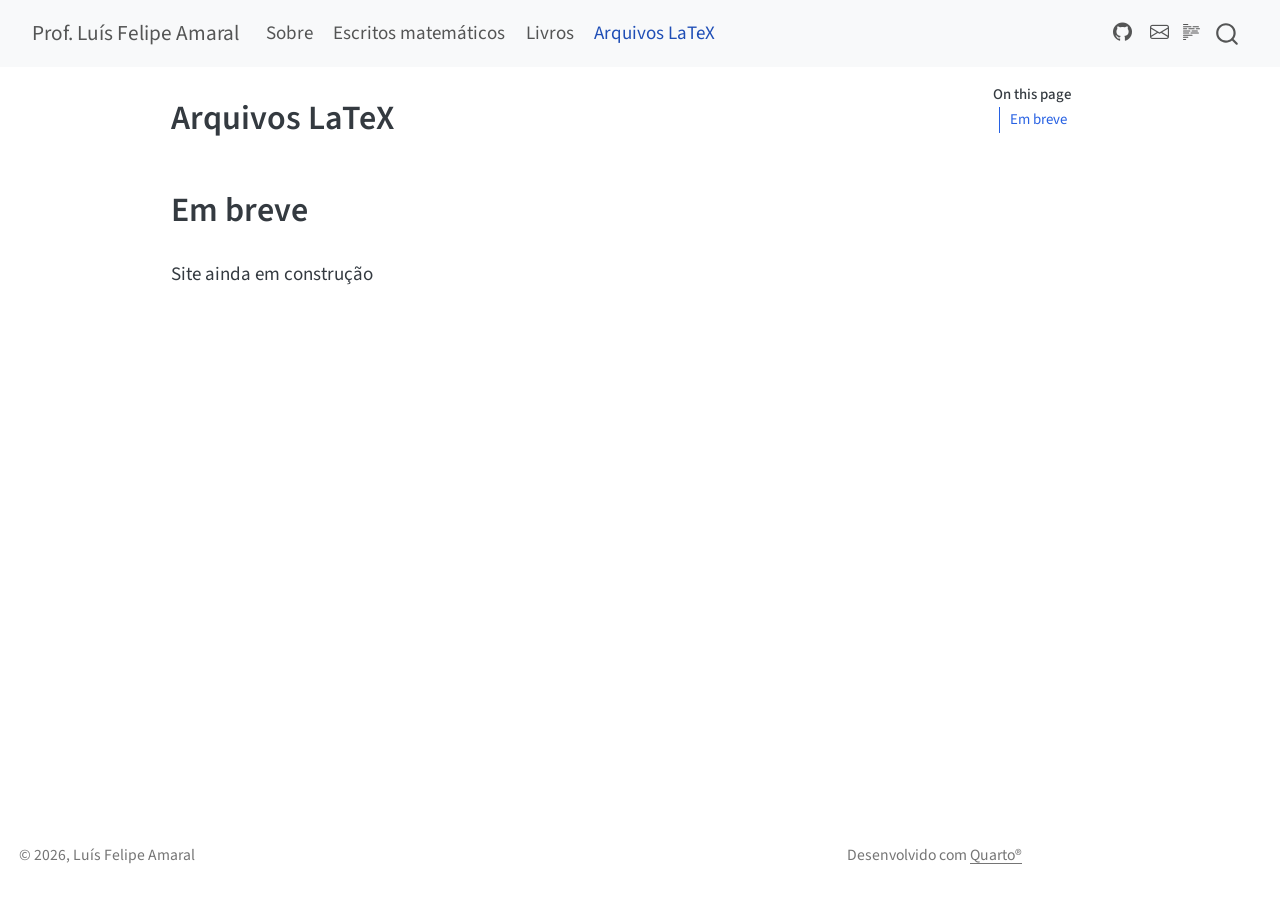
<file: latex.html>
<!DOCTYPE html>
<html xmlns="http://www.w3.org/1999/xhtml" lang="en" xml:lang="en"><head>

<meta charset="utf-8">
<meta name="generator" content="quarto-1.9.38">

<meta name="viewport" content="width=device-width, initial-scale=1.0, user-scalable=yes">


<title>Arquivos LaTeX – Prof.&nbsp;Luís Felipe Amaral</title>
<style>
/* Default styles provided by pandoc.
** See https://pandoc.org/MANUAL.html#variables-for-html for config info.
*/
code{white-space: pre-wrap;}
span.smallcaps{font-variant: small-caps;}
div.columns{display: flex; gap: min(4vw, 1.5em);}
div.column{flex: auto; overflow-x: auto;}
div.hanging-indent{margin-left: 1.5em; text-indent: -1.5em;}
ul.task-list{list-style: none;}
ul.task-list li input[type="checkbox"] {
  width: 0.8em;
  margin: 0 0.8em 0.2em -1em; /* quarto-specific, see https://github.com/quarto-dev/quarto-cli/issues/4556 */ 
  vertical-align: middle;
}
</style>


<script src="site_libs/quarto-nav/quarto-nav.js"></script>
<script src="site_libs/clipboard/clipboard.min.js"></script>
<script src="site_libs/quarto-search/autocomplete.umd.js"></script>
<script src="site_libs/quarto-search/fuse.min.js"></script>
<script src="site_libs/quarto-search/quarto-search.js"></script>
<meta name="quarto:offset" content="./">
<script src="site_libs/quarto-html/quarto.js" type="module"></script>
<script src="site_libs/quarto-html/tabsets/tabsets.js" type="module"></script>
<script src="site_libs/quarto-html/popper.min.js"></script>
<script src="site_libs/quarto-html/tippy.umd.min.js"></script>
<script src="site_libs/quarto-html/anchor.min.js"></script>
<link href="site_libs/quarto-html/tippy.css" rel="stylesheet">
<link href="site_libs/quarto-html/quarto-syntax-highlighting-15634bcf2e68342d4ad2dfa704d543f6.css" rel="stylesheet" id="quarto-text-highlighting-styles">
<script src="site_libs/bootstrap/bootstrap.min.js"></script>
<link href="site_libs/bootstrap/bootstrap-icons.css" rel="stylesheet">
<link href="site_libs/bootstrap/bootstrap-bba5ebae505b5c03f3f0d8040a416a6b.min.css" rel="stylesheet" append-hash="true" id="quarto-bootstrap" data-mode="light">
<script id="quarto-search-options" type="application/json">{
  "location": "navbar",
  "copy-button": false,
  "collapse-after": 3,
  "panel-placement": "end",
  "type": "overlay",
  "limit": 50,
  "keyboard-shortcut": [
    "f",
    "/",
    "s"
  ],
  "show-item-context": false,
  "language": {
    "search-no-results-text": "No results",
    "search-matching-documents-text": "matching documents",
    "search-copy-link-title": "Copy link to search",
    "search-hide-matches-text": "Hide additional matches",
    "search-more-match-text": "more match in this document",
    "search-more-matches-text": "more matches in this document",
    "search-clear-button-title": "Clear",
    "search-text-placeholder": "",
    "search-detached-cancel-button-title": "Cancel",
    "search-submit-button-title": "Submit",
    "search-label": "Search"
  }
}</script>
<link rel="stylesheet" href="https://cdn.jsdelivr.net/npm/bootstrap-icons@1.11.3/font/bootstrap-icons.min.css">


<link rel="stylesheet" href="styles.css">
</head>

<body class="nav-fixed quarto-light">

<div id="quarto-search-results"></div>
  <header id="quarto-header" class="headroom fixed-top">
    <nav class="navbar navbar-expand-lg " data-bs-theme="dark">
      <div class="navbar-container container-fluid">
      <div class="navbar-brand-container mx-auto">
    <a class="navbar-brand" href="./index.html">
    <span class="navbar-title">Prof.&nbsp;Luís Felipe Amaral</span>
    </a>
  </div>
            <div id="quarto-search" class="" title="Search"></div>
          <button class="navbar-toggler" type="button" data-bs-toggle="collapse" data-bs-target="#navbarCollapse" aria-controls="navbarCollapse" role="menu" aria-expanded="false" aria-label="Toggle navigation" onclick="if (window.quartoToggleHeadroom) { window.quartoToggleHeadroom(); }">
  <span class="navbar-toggler-icon"></span>
</button>
          <div class="collapse navbar-collapse" id="navbarCollapse">
            <ul class="navbar-nav navbar-nav-scroll me-auto">
  <li class="nav-item">
    <a class="nav-link" href="./about.html"> 
<span class="menu-text">Sobre</span></a>
  </li>  
  <li class="nav-item">
    <a class="nav-link" href="./notes.html"> 
<span class="menu-text">Escritos matemáticos</span></a>
  </li>  
  <li class="nav-item">
    <a class="nav-link" href="./books.html"> 
<span class="menu-text">Livros</span></a>
  </li>  
  <li class="nav-item">
    <a class="nav-link active" href="./latex.html" aria-current="page"> 
<span class="menu-text">Arquivos LaTeX</span></a>
  </li>  
</ul>
            <ul class="navbar-nav navbar-nav-scroll ms-auto">
  <li class="nav-item compact">
    <a class="nav-link" href="https://github.com/luisfelipesamaral"> <i class="bi bi-github" role="img">
</i> 
<span class="menu-text"></span></a>
  </li>  
  <li class="nav-item compact">
    <a class="nav-link" href="mailto:lfamaral.math@gmail.com"> <i class="bi bi-envelope" role="img">
</i> 
<span class="menu-text"></span></a>
  </li>  
</ul>
          </div> <!-- /navcollapse -->
            <div class="quarto-navbar-tools">
  <a href="" class="quarto-reader-toggle quarto-navigation-tool px-1" onclick="window.quartoToggleReader(); return false;" title="Toggle reader mode">
  <div class="quarto-reader-toggle-btn">
  <i class="bi"></i>
  </div>
</a>
</div>
      </div> <!-- /container-fluid -->
    </nav>
</header>
<!-- content -->
<div id="quarto-content" class="quarto-container page-columns page-rows-contents page-layout-article page-navbar">
<!-- sidebar -->
<!-- margin-sidebar -->
    <div id="quarto-margin-sidebar" class="sidebar margin-sidebar">
        <nav id="TOC" role="doc-toc" class="toc-active">
    <h2 id="toc-title">On this page</h2>
   
  <ul>
  <li><a href="#em-breve" id="toc-em-breve" class="nav-link active" data-scroll-target="#em-breve">Em breve</a></li>
  </ul>
</nav>
    </div>
<!-- main -->
<main class="content" id="quarto-document-content">

<header id="title-block-header" class="quarto-title-block default">
<div class="quarto-title">
<h1 class="title">Arquivos LaTeX</h1>
</div>



<div class="quarto-title-meta">

    
  
    
  </div>
  


</header>


<section id="em-breve" class="level1">
<h1>Em breve</h1>
<p>Site ainda em construção</p>


</section>

<a onclick="window.scrollTo(0, 0); return false;" role="button" id="quarto-back-to-top"><i class="bi bi-arrow-up"></i> Back to top</a></main> <!-- /main -->
<script id="quarto-html-after-body" type="application/javascript">
  window.document.addEventListener("DOMContentLoaded", function (event) {
    const icon = "";
    const anchorJS = new window.AnchorJS();
    anchorJS.options = {
      placement: 'right',
      icon: icon
    };
    anchorJS.add('.anchored');
    const isCodeAnnotation = (el) => {
      for (const clz of el.classList) {
        if (clz.startsWith('code-annotation-')) {                     
          return true;
        }
      }
      return false;
    }
    const onCopySuccess = function(e) {
      // button target
      const button = e.trigger;
      // don't keep focus
      button.blur();
      // flash "checked"
      button.classList.add('code-copy-button-checked');
      var currentTitle = button.getAttribute("title");
      button.setAttribute("title", "Copied!");
      let tooltip;
      if (window.bootstrap) {
        button.setAttribute("data-bs-toggle", "tooltip");
        button.setAttribute("data-bs-placement", "left");
        button.setAttribute("data-bs-title", "Copied!");
        tooltip = new bootstrap.Tooltip(button, 
          { trigger: "manual", 
            customClass: "code-copy-button-tooltip",
            offset: [0, -8]});
        tooltip.show();    
      }
      setTimeout(function() {
        if (tooltip) {
          tooltip.hide();
          button.removeAttribute("data-bs-title");
          button.removeAttribute("data-bs-toggle");
          button.removeAttribute("data-bs-placement");
        }
        button.setAttribute("title", currentTitle);
        button.classList.remove('code-copy-button-checked');
      }, 1000);
      // clear code selection
      e.clearSelection();
    }
    const getTextToCopy = function(trigger) {
      const outerScaffold = trigger.parentElement.cloneNode(true);
      const codeEl = outerScaffold.querySelector('code');
      for (const childEl of codeEl.children) {
        if (isCodeAnnotation(childEl)) {
          childEl.remove();
        }
      }
      return codeEl.innerText;
    }
    const clipboard = new window.ClipboardJS('.code-copy-button:not([data-in-quarto-modal])', {
      text: getTextToCopy
    });
    clipboard.on('success', onCopySuccess);
    if (window.document.getElementById('quarto-embedded-source-code-modal')) {
      const clipboardModal = new window.ClipboardJS('.code-copy-button[data-in-quarto-modal]', {
        text: getTextToCopy,
        container: window.document.getElementById('quarto-embedded-source-code-modal')
      });
      clipboardModal.on('success', onCopySuccess);
    }
      var localhostRegex = new RegExp(/^(?:http|https):\/\/localhost\:?[0-9]*\//);
      var mailtoRegex = new RegExp(/^mailto:/);
        var filterRegex = new RegExp("https:\/\/luisfelipesamaral\.github\.io\/");
      var isInternal = (href) => {
          return filterRegex.test(href) || localhostRegex.test(href) || mailtoRegex.test(href);
      }
      // Inspect non-navigation links and adorn them if external
     var links = window.document.querySelectorAll('a[href]:not(.nav-link):not(.navbar-brand):not(.toc-action):not(.sidebar-link):not(.sidebar-item-toggle):not(.pagination-link):not(.no-external):not([aria-hidden]):not(.dropdown-item):not(.quarto-navigation-tool):not(.about-link)');
      for (var i=0; i<links.length; i++) {
        const link = links[i];
        if (!isInternal(link.href)) {
          // undo the damage that might have been done by quarto-nav.js in the case of
          // links that we want to consider external
          if (link.dataset.originalHref !== undefined) {
            link.href = link.dataset.originalHref;
          }
        }
      }
    function tippyHover(el, contentFn, onTriggerFn, onUntriggerFn) {
      const config = {
        allowHTML: true,
        maxWidth: 500,
        delay: 100,
        arrow: false,
        appendTo: function(el) {
            return el.parentElement;
        },
        interactive: true,
        interactiveBorder: 10,
        theme: 'quarto',
        placement: 'bottom-start',
      };
      if (contentFn) {
        config.content = contentFn;
      }
      if (onTriggerFn) {
        config.onTrigger = onTriggerFn;
      }
      if (onUntriggerFn) {
        config.onUntrigger = onUntriggerFn;
      }
      window.tippy(el, config); 
    }
    const noterefs = window.document.querySelectorAll('a[role="doc-noteref"]');
    for (var i=0; i<noterefs.length; i++) {
      const ref = noterefs[i];
      tippyHover(ref, function() {
        // use id or data attribute instead here
        let href = ref.getAttribute('data-footnote-href') || ref.getAttribute('href');
        try { href = new URL(href).hash; } catch {}
        const id = href.replace(/^#\/?/, "");
        const note = window.document.getElementById(id);
        if (note) {
          return note.innerHTML;
        } else {
          return "";
        }
      });
    }
    const xrefs = window.document.querySelectorAll('a.quarto-xref');
    const processXRef = (id, note) => {
      // Strip column container classes
      const stripColumnClz = (el) => {
        el.classList.remove("page-full", "page-columns");
        if (el.children) {
          for (const child of el.children) {
            stripColumnClz(child);
          }
        }
      }
      stripColumnClz(note)
      if (id === null || id.startsWith('sec-')) {
        // Special case sections, only their first couple elements
        const container = document.createElement("div");
        if (note.children && note.children.length > 2) {
          container.appendChild(note.children[0].cloneNode(true));
          for (let i = 1; i < note.children.length; i++) {
            const child = note.children[i];
            if (child.tagName === "P" && child.innerText === "") {
              continue;
            } else {
              container.appendChild(child.cloneNode(true));
              break;
            }
          }
          if (window.Quarto?.typesetMath) {
            window.Quarto.typesetMath(container);
          }
          return container.innerHTML
        } else {
          if (window.Quarto?.typesetMath) {
            window.Quarto.typesetMath(note);
          }
          return note.innerHTML;
        }
      } else {
        // Remove any anchor links if they are present
        const anchorLink = note.querySelector('a.anchorjs-link');
        if (anchorLink) {
          anchorLink.remove();
        }
        if (window.Quarto?.typesetMath) {
          window.Quarto.typesetMath(note);
        }
        if (note.classList.contains("callout")) {
          return note.outerHTML;
        } else {
          return note.innerHTML;
        }
      }
    }
    for (var i=0; i<xrefs.length; i++) {
      const xref = xrefs[i];
      tippyHover(xref, undefined, function(instance) {
        instance.disable();
        let url = xref.getAttribute('href');
        let hash = undefined; 
        if (url.startsWith('#')) {
          hash = url;
        } else {
          try { hash = new URL(url).hash; } catch {}
        }
        if (hash) {
          const id = hash.replace(/^#\/?/, "");
          const note = window.document.getElementById(id);
          if (note !== null) {
            try {
              const html = processXRef(id, note.cloneNode(true));
              instance.setContent(html);
            } finally {
              instance.enable();
              instance.show();
            }
          } else {
            // See if we can fetch this
            fetch(url.split('#')[0])
            .then(res => res.text())
            .then(html => {
              const parser = new DOMParser();
              const htmlDoc = parser.parseFromString(html, "text/html");
              const note = htmlDoc.getElementById(id);
              if (note !== null) {
                const html = processXRef(id, note);
                instance.setContent(html);
              } 
            }).finally(() => {
              instance.enable();
              instance.show();
            });
          }
        } else {
          // See if we can fetch a full url (with no hash to target)
          // This is a special case and we should probably do some content thinning / targeting
          fetch(url)
          .then(res => res.text())
          .then(html => {
            const parser = new DOMParser();
            const htmlDoc = parser.parseFromString(html, "text/html");
            const note = htmlDoc.querySelector('main.content');
            if (note !== null) {
              // This should only happen for chapter cross references
              // (since there is no id in the URL)
              // remove the first header
              if (note.children.length > 0 && note.children[0].tagName === "HEADER") {
                note.children[0].remove();
              }
              const html = processXRef(null, note);
              instance.setContent(html);
            } 
          }).finally(() => {
            instance.enable();
            instance.show();
          });
        }
      }, function(instance) {
      });
    }
        let selectedAnnoteEl;
        const selectorForAnnotation = ( cell, annotation) => {
          let cellAttr = 'data-code-cell="' + cell + '"';
          let lineAttr = 'data-code-annotation="' +  annotation + '"';
          const selector = 'span[' + cellAttr + '][' + lineAttr + ']';
          return selector;
        }
        const selectCodeLines = (annoteEl) => {
          const doc = window.document;
          const targetCell = annoteEl.getAttribute("data-target-cell");
          const targetAnnotation = annoteEl.getAttribute("data-target-annotation");
          const annoteSpan = window.document.querySelector(selectorForAnnotation(targetCell, targetAnnotation));
          const lines = annoteSpan.getAttribute("data-code-lines").split(",");
          const lineIds = lines.map((line) => {
            return targetCell + "-" + line;
          })
          let top = null;
          let height = null;
          let parent = null;
          if (lineIds.length > 0) {
              //compute the position of the single el (top and bottom and make a div)
              const el = window.document.getElementById(lineIds[0]);
              top = el.offsetTop;
              height = el.offsetHeight;
              parent = el.parentElement.parentElement;
            if (lineIds.length > 1) {
              const lastEl = window.document.getElementById(lineIds[lineIds.length - 1]);
              const bottom = lastEl.offsetTop + lastEl.offsetHeight;
              height = bottom - top;
            }
            if (top !== null && height !== null && parent !== null) {
              // cook up a div (if necessary) and position it 
              let div = window.document.getElementById("code-annotation-line-highlight");
              if (div === null) {
                div = window.document.createElement("div");
                div.setAttribute("id", "code-annotation-line-highlight");
                div.style.position = 'absolute';
                parent.appendChild(div);
              }
              div.style.top = top - 2 + "px";
              div.style.height = height + 4 + "px";
              div.style.left = 0;
              let gutterDiv = window.document.getElementById("code-annotation-line-highlight-gutter");
              if (gutterDiv === null) {
                gutterDiv = window.document.createElement("div");
                gutterDiv.setAttribute("id", "code-annotation-line-highlight-gutter");
                gutterDiv.style.position = 'absolute';
                const codeCell = window.document.getElementById(targetCell);
                const gutter = codeCell.querySelector('.code-annotation-gutter');
                gutter.appendChild(gutterDiv);
              }
              gutterDiv.style.top = top - 2 + "px";
              gutterDiv.style.height = height + 4 + "px";
            }
            selectedAnnoteEl = annoteEl;
          }
        };
        const unselectCodeLines = () => {
          const elementsIds = ["code-annotation-line-highlight", "code-annotation-line-highlight-gutter"];
          elementsIds.forEach((elId) => {
            const div = window.document.getElementById(elId);
            if (div) {
              div.remove();
            }
          });
          selectedAnnoteEl = undefined;
        };
          // Handle positioning of the toggle
      window.addEventListener(
        "resize",
        throttle(() => {
          elRect = undefined;
          if (selectedAnnoteEl) {
            selectCodeLines(selectedAnnoteEl);
          }
        }, 10)
      );
      function throttle(fn, ms) {
      let throttle = false;
      let timer;
        return (...args) => {
          if(!throttle) { // first call gets through
              fn.apply(this, args);
              throttle = true;
          } else { // all the others get throttled
              if(timer) clearTimeout(timer); // cancel #2
              timer = setTimeout(() => {
                fn.apply(this, args);
                timer = throttle = false;
              }, ms);
          }
        };
      }
        // Attach click handler to the DT
        const annoteDls = window.document.querySelectorAll('dt[data-target-cell]');
        for (const annoteDlNode of annoteDls) {
          annoteDlNode.addEventListener('click', (event) => {
            const clickedEl = event.target;
            if (clickedEl !== selectedAnnoteEl) {
              unselectCodeLines();
              const activeEl = window.document.querySelector('dt[data-target-cell].code-annotation-active');
              if (activeEl) {
                activeEl.classList.remove('code-annotation-active');
              }
              selectCodeLines(clickedEl);
              clickedEl.classList.add('code-annotation-active');
            } else {
              // Unselect the line
              unselectCodeLines();
              clickedEl.classList.remove('code-annotation-active');
            }
          });
        }
    const findCites = (el) => {
      const parentEl = el.parentElement;
      if (parentEl) {
        const cites = parentEl.dataset.cites;
        if (cites) {
          return {
            el,
            cites: cites.split(' ')
          };
        } else {
          return findCites(el.parentElement)
        }
      } else {
        return undefined;
      }
    };
    var bibliorefs = window.document.querySelectorAll('a[role="doc-biblioref"]');
    for (var i=0; i<bibliorefs.length; i++) {
      const ref = bibliorefs[i];
      const citeInfo = findCites(ref);
      if (citeInfo) {
        tippyHover(citeInfo.el, function() {
          var popup = window.document.createElement('div');
          citeInfo.cites.forEach(function(cite) {
            var citeDiv = window.document.createElement('div');
            citeDiv.classList.add('hanging-indent');
            citeDiv.classList.add('csl-entry');
            var biblioDiv = window.document.getElementById('ref-' + cite);
            if (biblioDiv) {
              citeDiv.innerHTML = biblioDiv.innerHTML;
            }
            popup.appendChild(citeDiv);
          });
          return popup.innerHTML;
        });
      }
    }
  });
  </script>
</div> <!-- /content -->
<footer class="footer">
  <div class="nav-footer">
    <div class="nav-footer-left">
<p>© 2026, Luís Felipe Amaral</p>
</div>   
    <div class="nav-footer-center">
      &nbsp;
    </div>
    <div class="nav-footer-right">
<p>Desenvolvido com <a href="https://quarto.org">Quarto®</a></p>
</div>
  </div>
</footer>




</body></html>
</file>
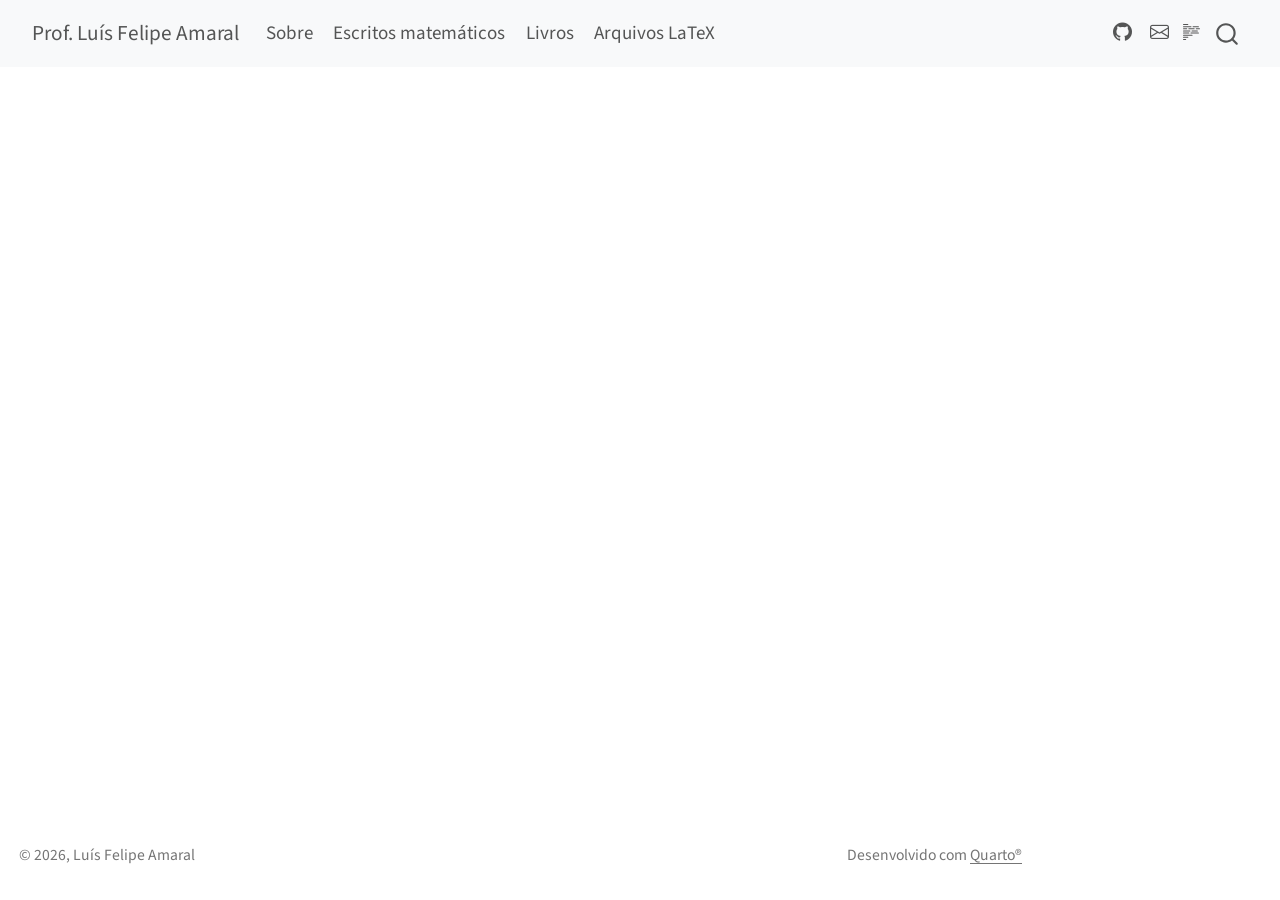
<file: teaching.html>
<!DOCTYPE html>
<html xmlns="http://www.w3.org/1999/xhtml" lang="en" xml:lang="en"><head>

<meta charset="utf-8">
<meta name="generator" content="quarto-1.9.38">

<meta name="viewport" content="width=device-width, initial-scale=1.0, user-scalable=yes">


<title>teaching – Prof. Luís Felipe Amaral</title>
<style>
/* Default styles provided by pandoc.
** See https://pandoc.org/MANUAL.html#variables-for-html for config info.
*/
code{white-space: pre-wrap;}
span.smallcaps{font-variant: small-caps;}
div.columns{display: flex; gap: min(4vw, 1.5em);}
div.column{flex: auto; overflow-x: auto;}
div.hanging-indent{margin-left: 1.5em; text-indent: -1.5em;}
ul.task-list{list-style: none;}
ul.task-list li input[type="checkbox"] {
  width: 0.8em;
  margin: 0 0.8em 0.2em -1em; /* quarto-specific, see https://github.com/quarto-dev/quarto-cli/issues/4556 */ 
  vertical-align: middle;
}
</style>


<script src="site_libs/quarto-nav/quarto-nav.js"></script>
<script src="site_libs/clipboard/clipboard.min.js"></script>
<script src="site_libs/quarto-search/autocomplete.umd.js"></script>
<script src="site_libs/quarto-search/fuse.min.js"></script>
<script src="site_libs/quarto-search/quarto-search.js"></script>
<meta name="quarto:offset" content="./">
<script src="site_libs/quarto-html/quarto.js" type="module"></script>
<script src="site_libs/quarto-html/tabsets/tabsets.js" type="module"></script>
<script src="site_libs/quarto-html/popper.min.js"></script>
<script src="site_libs/quarto-html/tippy.umd.min.js"></script>
<script src="site_libs/quarto-html/anchor.min.js"></script>
<link href="site_libs/quarto-html/tippy.css" rel="stylesheet">
<link href="site_libs/quarto-html/quarto-syntax-highlighting-15634bcf2e68342d4ad2dfa704d543f6.css" rel="stylesheet" id="quarto-text-highlighting-styles">
<script src="site_libs/bootstrap/bootstrap.min.js"></script>
<link href="site_libs/bootstrap/bootstrap-icons.css" rel="stylesheet">
<link href="site_libs/bootstrap/bootstrap-bba5ebae505b5c03f3f0d8040a416a6b.min.css" rel="stylesheet" append-hash="true" id="quarto-bootstrap" data-mode="light">
<script id="quarto-search-options" type="application/json">{
  "location": "navbar",
  "copy-button": false,
  "collapse-after": 3,
  "panel-placement": "end",
  "type": "overlay",
  "limit": 50,
  "keyboard-shortcut": [
    "f",
    "/",
    "s"
  ],
  "show-item-context": false,
  "language": {
    "search-no-results-text": "No results",
    "search-matching-documents-text": "matching documents",
    "search-copy-link-title": "Copy link to search",
    "search-hide-matches-text": "Hide additional matches",
    "search-more-match-text": "more match in this document",
    "search-more-matches-text": "more matches in this document",
    "search-clear-button-title": "Clear",
    "search-text-placeholder": "",
    "search-detached-cancel-button-title": "Cancel",
    "search-submit-button-title": "Submit",
    "search-label": "Search"
  }
}</script>
<link rel="stylesheet" href="https://cdn.jsdelivr.net/npm/bootstrap-icons@1.11.3/font/bootstrap-icons.min.css">


<link rel="stylesheet" href="styles.css">
</head>

<body class="nav-fixed quarto-light">

<div id="quarto-search-results"></div>
  <header id="quarto-header" class="headroom fixed-top">
    <nav class="navbar navbar-expand-lg " data-bs-theme="dark">
      <div class="navbar-container container-fluid">
      <div class="navbar-brand-container mx-auto">
    <a class="navbar-brand" href="./index.html">
    <span class="navbar-title">Prof.&nbsp;Luís Felipe Amaral</span>
    </a>
  </div>
            <div id="quarto-search" class="" title="Search"></div>
          <button class="navbar-toggler" type="button" data-bs-toggle="collapse" data-bs-target="#navbarCollapse" aria-controls="navbarCollapse" role="menu" aria-expanded="false" aria-label="Toggle navigation" onclick="if (window.quartoToggleHeadroom) { window.quartoToggleHeadroom(); }">
  <span class="navbar-toggler-icon"></span>
</button>
          <div class="collapse navbar-collapse" id="navbarCollapse">
            <ul class="navbar-nav navbar-nav-scroll me-auto">
  <li class="nav-item">
    <a class="nav-link" href="./about.html"> 
<span class="menu-text">Sobre</span></a>
  </li>  
  <li class="nav-item">
    <a class="nav-link" href="./notes.html"> 
<span class="menu-text">Escritos matemáticos</span></a>
  </li>  
  <li class="nav-item">
    <a class="nav-link" href="./books.html"> 
<span class="menu-text">Livros</span></a>
  </li>  
  <li class="nav-item">
    <a class="nav-link" href="./latex.html"> 
<span class="menu-text">Arquivos LaTeX</span></a>
  </li>  
</ul>
            <ul class="navbar-nav navbar-nav-scroll ms-auto">
  <li class="nav-item compact">
    <a class="nav-link" href="https://github.com/luisfelipesamaral"> <i class="bi bi-github" role="img">
</i> 
<span class="menu-text"></span></a>
  </li>  
  <li class="nav-item compact">
    <a class="nav-link" href="mailto:lfamaral.math@gmail.com"> <i class="bi bi-envelope" role="img">
</i> 
<span class="menu-text"></span></a>
  </li>  
</ul>
          </div> <!-- /navcollapse -->
            <div class="quarto-navbar-tools">
  <a href="" class="quarto-reader-toggle quarto-navigation-tool px-1" onclick="window.quartoToggleReader(); return false;" title="Toggle reader mode">
  <div class="quarto-reader-toggle-btn">
  <i class="bi"></i>
  </div>
</a>
</div>
      </div> <!-- /container-fluid -->
    </nav>
</header>
<!-- content -->
<div id="quarto-content" class="quarto-container page-columns page-rows-contents page-layout-article page-navbar">
<!-- sidebar -->
<!-- margin-sidebar -->
    <div id="quarto-margin-sidebar" class="sidebar margin-sidebar zindex-bottom">
        
    </div>
<!-- main -->
<main class="content" id="quarto-document-content"><header id="title-block-header" class="quarto-title-block"></header>







<a onclick="window.scrollTo(0, 0); return false;" role="button" id="quarto-back-to-top"><i class="bi bi-arrow-up"></i> Back to top</a></main> <!-- /main -->
<script id="quarto-html-after-body" type="application/javascript">
  window.document.addEventListener("DOMContentLoaded", function (event) {
    const icon = "";
    const anchorJS = new window.AnchorJS();
    anchorJS.options = {
      placement: 'right',
      icon: icon
    };
    anchorJS.add('.anchored');
    const isCodeAnnotation = (el) => {
      for (const clz of el.classList) {
        if (clz.startsWith('code-annotation-')) {                     
          return true;
        }
      }
      return false;
    }
    const onCopySuccess = function(e) {
      // button target
      const button = e.trigger;
      // don't keep focus
      button.blur();
      // flash "checked"
      button.classList.add('code-copy-button-checked');
      var currentTitle = button.getAttribute("title");
      button.setAttribute("title", "Copied!");
      let tooltip;
      if (window.bootstrap) {
        button.setAttribute("data-bs-toggle", "tooltip");
        button.setAttribute("data-bs-placement", "left");
        button.setAttribute("data-bs-title", "Copied!");
        tooltip = new bootstrap.Tooltip(button, 
          { trigger: "manual", 
            customClass: "code-copy-button-tooltip",
            offset: [0, -8]});
        tooltip.show();    
      }
      setTimeout(function() {
        if (tooltip) {
          tooltip.hide();
          button.removeAttribute("data-bs-title");
          button.removeAttribute("data-bs-toggle");
          button.removeAttribute("data-bs-placement");
        }
        button.setAttribute("title", currentTitle);
        button.classList.remove('code-copy-button-checked');
      }, 1000);
      // clear code selection
      e.clearSelection();
    }
    const getTextToCopy = function(trigger) {
      const outerScaffold = trigger.parentElement.cloneNode(true);
      const codeEl = outerScaffold.querySelector('code');
      for (const childEl of codeEl.children) {
        if (isCodeAnnotation(childEl)) {
          childEl.remove();
        }
      }
      return codeEl.innerText;
    }
    const clipboard = new window.ClipboardJS('.code-copy-button:not([data-in-quarto-modal])', {
      text: getTextToCopy
    });
    clipboard.on('success', onCopySuccess);
    if (window.document.getElementById('quarto-embedded-source-code-modal')) {
      const clipboardModal = new window.ClipboardJS('.code-copy-button[data-in-quarto-modal]', {
        text: getTextToCopy,
        container: window.document.getElementById('quarto-embedded-source-code-modal')
      });
      clipboardModal.on('success', onCopySuccess);
    }
      var localhostRegex = new RegExp(/^(?:http|https):\/\/localhost\:?[0-9]*\//);
      var mailtoRegex = new RegExp(/^mailto:/);
        var filterRegex = new RegExp("https:\/\/luisfelipesamaral\.github\.io\/");
      var isInternal = (href) => {
          return filterRegex.test(href) || localhostRegex.test(href) || mailtoRegex.test(href);
      }
      // Inspect non-navigation links and adorn them if external
     var links = window.document.querySelectorAll('a[href]:not(.nav-link):not(.navbar-brand):not(.toc-action):not(.sidebar-link):not(.sidebar-item-toggle):not(.pagination-link):not(.no-external):not([aria-hidden]):not(.dropdown-item):not(.quarto-navigation-tool):not(.about-link)');
      for (var i=0; i<links.length; i++) {
        const link = links[i];
        if (!isInternal(link.href)) {
          // undo the damage that might have been done by quarto-nav.js in the case of
          // links that we want to consider external
          if (link.dataset.originalHref !== undefined) {
            link.href = link.dataset.originalHref;
          }
        }
      }
    function tippyHover(el, contentFn, onTriggerFn, onUntriggerFn) {
      const config = {
        allowHTML: true,
        maxWidth: 500,
        delay: 100,
        arrow: false,
        appendTo: function(el) {
            return el.parentElement;
        },
        interactive: true,
        interactiveBorder: 10,
        theme: 'quarto',
        placement: 'bottom-start',
      };
      if (contentFn) {
        config.content = contentFn;
      }
      if (onTriggerFn) {
        config.onTrigger = onTriggerFn;
      }
      if (onUntriggerFn) {
        config.onUntrigger = onUntriggerFn;
      }
      window.tippy(el, config); 
    }
    const noterefs = window.document.querySelectorAll('a[role="doc-noteref"]');
    for (var i=0; i<noterefs.length; i++) {
      const ref = noterefs[i];
      tippyHover(ref, function() {
        // use id or data attribute instead here
        let href = ref.getAttribute('data-footnote-href') || ref.getAttribute('href');
        try { href = new URL(href).hash; } catch {}
        const id = href.replace(/^#\/?/, "");
        const note = window.document.getElementById(id);
        if (note) {
          return note.innerHTML;
        } else {
          return "";
        }
      });
    }
    const xrefs = window.document.querySelectorAll('a.quarto-xref');
    const processXRef = (id, note) => {
      // Strip column container classes
      const stripColumnClz = (el) => {
        el.classList.remove("page-full", "page-columns");
        if (el.children) {
          for (const child of el.children) {
            stripColumnClz(child);
          }
        }
      }
      stripColumnClz(note)
      if (id === null || id.startsWith('sec-')) {
        // Special case sections, only their first couple elements
        const container = document.createElement("div");
        if (note.children && note.children.length > 2) {
          container.appendChild(note.children[0].cloneNode(true));
          for (let i = 1; i < note.children.length; i++) {
            const child = note.children[i];
            if (child.tagName === "P" && child.innerText === "") {
              continue;
            } else {
              container.appendChild(child.cloneNode(true));
              break;
            }
          }
          if (window.Quarto?.typesetMath) {
            window.Quarto.typesetMath(container);
          }
          return container.innerHTML
        } else {
          if (window.Quarto?.typesetMath) {
            window.Quarto.typesetMath(note);
          }
          return note.innerHTML;
        }
      } else {
        // Remove any anchor links if they are present
        const anchorLink = note.querySelector('a.anchorjs-link');
        if (anchorLink) {
          anchorLink.remove();
        }
        if (window.Quarto?.typesetMath) {
          window.Quarto.typesetMath(note);
        }
        if (note.classList.contains("callout")) {
          return note.outerHTML;
        } else {
          return note.innerHTML;
        }
      }
    }
    for (var i=0; i<xrefs.length; i++) {
      const xref = xrefs[i];
      tippyHover(xref, undefined, function(instance) {
        instance.disable();
        let url = xref.getAttribute('href');
        let hash = undefined; 
        if (url.startsWith('#')) {
          hash = url;
        } else {
          try { hash = new URL(url).hash; } catch {}
        }
        if (hash) {
          const id = hash.replace(/^#\/?/, "");
          const note = window.document.getElementById(id);
          if (note !== null) {
            try {
              const html = processXRef(id, note.cloneNode(true));
              instance.setContent(html);
            } finally {
              instance.enable();
              instance.show();
            }
          } else {
            // See if we can fetch this
            fetch(url.split('#')[0])
            .then(res => res.text())
            .then(html => {
              const parser = new DOMParser();
              const htmlDoc = parser.parseFromString(html, "text/html");
              const note = htmlDoc.getElementById(id);
              if (note !== null) {
                const html = processXRef(id, note);
                instance.setContent(html);
              } 
            }).finally(() => {
              instance.enable();
              instance.show();
            });
          }
        } else {
          // See if we can fetch a full url (with no hash to target)
          // This is a special case and we should probably do some content thinning / targeting
          fetch(url)
          .then(res => res.text())
          .then(html => {
            const parser = new DOMParser();
            const htmlDoc = parser.parseFromString(html, "text/html");
            const note = htmlDoc.querySelector('main.content');
            if (note !== null) {
              // This should only happen for chapter cross references
              // (since there is no id in the URL)
              // remove the first header
              if (note.children.length > 0 && note.children[0].tagName === "HEADER") {
                note.children[0].remove();
              }
              const html = processXRef(null, note);
              instance.setContent(html);
            } 
          }).finally(() => {
            instance.enable();
            instance.show();
          });
        }
      }, function(instance) {
      });
    }
        let selectedAnnoteEl;
        const selectorForAnnotation = ( cell, annotation) => {
          let cellAttr = 'data-code-cell="' + cell + '"';
          let lineAttr = 'data-code-annotation="' +  annotation + '"';
          const selector = 'span[' + cellAttr + '][' + lineAttr + ']';
          return selector;
        }
        const selectCodeLines = (annoteEl) => {
          const doc = window.document;
          const targetCell = annoteEl.getAttribute("data-target-cell");
          const targetAnnotation = annoteEl.getAttribute("data-target-annotation");
          const annoteSpan = window.document.querySelector(selectorForAnnotation(targetCell, targetAnnotation));
          const lines = annoteSpan.getAttribute("data-code-lines").split(",");
          const lineIds = lines.map((line) => {
            return targetCell + "-" + line;
          })
          let top = null;
          let height = null;
          let parent = null;
          if (lineIds.length > 0) {
              //compute the position of the single el (top and bottom and make a div)
              const el = window.document.getElementById(lineIds[0]);
              top = el.offsetTop;
              height = el.offsetHeight;
              parent = el.parentElement.parentElement;
            if (lineIds.length > 1) {
              const lastEl = window.document.getElementById(lineIds[lineIds.length - 1]);
              const bottom = lastEl.offsetTop + lastEl.offsetHeight;
              height = bottom - top;
            }
            if (top !== null && height !== null && parent !== null) {
              // cook up a div (if necessary) and position it 
              let div = window.document.getElementById("code-annotation-line-highlight");
              if (div === null) {
                div = window.document.createElement("div");
                div.setAttribute("id", "code-annotation-line-highlight");
                div.style.position = 'absolute';
                parent.appendChild(div);
              }
              div.style.top = top - 2 + "px";
              div.style.height = height + 4 + "px";
              div.style.left = 0;
              let gutterDiv = window.document.getElementById("code-annotation-line-highlight-gutter");
              if (gutterDiv === null) {
                gutterDiv = window.document.createElement("div");
                gutterDiv.setAttribute("id", "code-annotation-line-highlight-gutter");
                gutterDiv.style.position = 'absolute';
                const codeCell = window.document.getElementById(targetCell);
                const gutter = codeCell.querySelector('.code-annotation-gutter');
                gutter.appendChild(gutterDiv);
              }
              gutterDiv.style.top = top - 2 + "px";
              gutterDiv.style.height = height + 4 + "px";
            }
            selectedAnnoteEl = annoteEl;
          }
        };
        const unselectCodeLines = () => {
          const elementsIds = ["code-annotation-line-highlight", "code-annotation-line-highlight-gutter"];
          elementsIds.forEach((elId) => {
            const div = window.document.getElementById(elId);
            if (div) {
              div.remove();
            }
          });
          selectedAnnoteEl = undefined;
        };
          // Handle positioning of the toggle
      window.addEventListener(
        "resize",
        throttle(() => {
          elRect = undefined;
          if (selectedAnnoteEl) {
            selectCodeLines(selectedAnnoteEl);
          }
        }, 10)
      );
      function throttle(fn, ms) {
      let throttle = false;
      let timer;
        return (...args) => {
          if(!throttle) { // first call gets through
              fn.apply(this, args);
              throttle = true;
          } else { // all the others get throttled
              if(timer) clearTimeout(timer); // cancel #2
              timer = setTimeout(() => {
                fn.apply(this, args);
                timer = throttle = false;
              }, ms);
          }
        };
      }
        // Attach click handler to the DT
        const annoteDls = window.document.querySelectorAll('dt[data-target-cell]');
        for (const annoteDlNode of annoteDls) {
          annoteDlNode.addEventListener('click', (event) => {
            const clickedEl = event.target;
            if (clickedEl !== selectedAnnoteEl) {
              unselectCodeLines();
              const activeEl = window.document.querySelector('dt[data-target-cell].code-annotation-active');
              if (activeEl) {
                activeEl.classList.remove('code-annotation-active');
              }
              selectCodeLines(clickedEl);
              clickedEl.classList.add('code-annotation-active');
            } else {
              // Unselect the line
              unselectCodeLines();
              clickedEl.classList.remove('code-annotation-active');
            }
          });
        }
    const findCites = (el) => {
      const parentEl = el.parentElement;
      if (parentEl) {
        const cites = parentEl.dataset.cites;
        if (cites) {
          return {
            el,
            cites: cites.split(' ')
          };
        } else {
          return findCites(el.parentElement)
        }
      } else {
        return undefined;
      }
    };
    var bibliorefs = window.document.querySelectorAll('a[role="doc-biblioref"]');
    for (var i=0; i<bibliorefs.length; i++) {
      const ref = bibliorefs[i];
      const citeInfo = findCites(ref);
      if (citeInfo) {
        tippyHover(citeInfo.el, function() {
          var popup = window.document.createElement('div');
          citeInfo.cites.forEach(function(cite) {
            var citeDiv = window.document.createElement('div');
            citeDiv.classList.add('hanging-indent');
            citeDiv.classList.add('csl-entry');
            var biblioDiv = window.document.getElementById('ref-' + cite);
            if (biblioDiv) {
              citeDiv.innerHTML = biblioDiv.innerHTML;
            }
            popup.appendChild(citeDiv);
          });
          return popup.innerHTML;
        });
      }
    }
  });
  </script>
</div> <!-- /content -->
<footer class="footer">
  <div class="nav-footer">
    <div class="nav-footer-left">
<p>© 2026, Luís Felipe Amaral</p>
</div>   
    <div class="nav-footer-center">
      &nbsp;
    </div>
    <div class="nav-footer-right">
<p>Desenvolvido com <a href="https://quarto.org">Quarto®</a></p>
</div>
  </div>
</footer>




</body></html>
</file>
<file: site_libs/quarto-html/tippy.css>
.tippy-box[data-animation=fade][data-state=hidden]{opacity:0}[data-tippy-root]{max-width:calc(100vw - 10px)}.tippy-box{position:relative;background-color:#333;color:#fff;border-radius:4px;font-size:14px;line-height:1.4;white-space:normal;outline:0;transition-property:transform,visibility,opacity}.tippy-box[data-placement^=top]>.tippy-arrow{bottom:0}.tippy-box[data-placement^=top]>.tippy-arrow:before{bottom:-7px;left:0;border-width:8px 8px 0;border-top-color:initial;transform-origin:center top}.tippy-box[data-placement^=bottom]>.tippy-arrow{top:0}.tippy-box[data-placement^=bottom]>.tippy-arrow:before{top:-7px;left:0;border-width:0 8px 8px;border-bottom-color:initial;transform-origin:center bottom}.tippy-box[data-placement^=left]>.tippy-arrow{right:0}.tippy-box[data-placement^=left]>.tippy-arrow:before{border-width:8px 0 8px 8px;border-left-color:initial;right:-7px;transform-origin:center left}.tippy-box[data-placement^=right]>.tippy-arrow{left:0}.tippy-box[data-placement^=right]>.tippy-arrow:before{left:-7px;border-width:8px 8px 8px 0;border-right-color:initial;transform-origin:center right}.tippy-box[data-inertia][data-state=visible]{transition-timing-function:cubic-bezier(.54,1.5,.38,1.11)}.tippy-arrow{width:16px;height:16px;color:#333}.tippy-arrow:before{content:"";position:absolute;border-color:transparent;border-style:solid}.tippy-content{position:relative;padding:5px 9px;z-index:1}
</file>
<file: site_libs/quarto-html/quarto-syntax-highlighting-15634bcf2e68342d4ad2dfa704d543f6.css>
/* quarto syntax highlight colors */
:root {
  --quarto-hl-ot-color: #003B4F;
  --quarto-hl-at-color: #657422;
  --quarto-hl-ss-color: #20794D;
  --quarto-hl-an-color: #5E5E5E;
  --quarto-hl-fu-color: #4758AB;
  --quarto-hl-st-color: #20794D;
  --quarto-hl-cf-color: #003B4F;
  --quarto-hl-op-color: #5E5E5E;
  --quarto-hl-er-color: #AD0000;
  --quarto-hl-bn-color: #AD0000;
  --quarto-hl-al-color: #AD0000;
  --quarto-hl-va-color: #111111;
  --quarto-hl-bu-color: inherit;
  --quarto-hl-ex-color: inherit;
  --quarto-hl-pp-color: #AD0000;
  --quarto-hl-in-color: #5E5E5E;
  --quarto-hl-vs-color: #20794D;
  --quarto-hl-wa-color: #5E5E5E;
  --quarto-hl-do-color: #5E5E5E;
  --quarto-hl-im-color: #00769E;
  --quarto-hl-ch-color: #20794D;
  --quarto-hl-dt-color: #AD0000;
  --quarto-hl-fl-color: #AD0000;
  --quarto-hl-co-color: #5E5E5E;
  --quarto-hl-cv-color: #5E5E5E;
  --quarto-hl-cn-color: #8f5902;
  --quarto-hl-sc-color: #5E5E5E;
  --quarto-hl-dv-color: #AD0000;
  --quarto-hl-kw-color: #003B4F;
}

/* other quarto variables */
:root {
  --quarto-font-monospace: SFMono-Regular, Menlo, Monaco, Consolas, "Liberation Mono", "Courier New", monospace;
}

/* syntax highlight based on Pandoc's rules */
pre > code.sourceCode > span {
  color: #003B4F;
}

code.sourceCode > span {
  color: #003B4F;
}

div.sourceCode,
div.sourceCode pre.sourceCode {
  color: #003B4F;
}

/* Normal */
code span {
  color: #003B4F;
}

/* Alert */
code span.al {
  color: #AD0000;
  font-style: inherit;
}

/* Annotation */
code span.an {
  color: #5E5E5E;
  font-style: inherit;
}

/* Attribute */
code span.at {
  color: #657422;
  font-style: inherit;
}

/* BaseN */
code span.bn {
  color: #AD0000;
  font-style: inherit;
}

/* BuiltIn */
code span.bu {
  font-style: inherit;
}

/* ControlFlow */
code span.cf {
  color: #003B4F;
  font-weight: bold;
  font-style: inherit;
}

/* Char */
code span.ch {
  color: #20794D;
  font-style: inherit;
}

/* Constant */
code span.cn {
  color: #8f5902;
  font-style: inherit;
}

/* Comment */
code span.co {
  color: #5E5E5E;
  font-style: inherit;
}

/* CommentVar */
code span.cv {
  color: #5E5E5E;
  font-style: italic;
}

/* Documentation */
code span.do {
  color: #5E5E5E;
  font-style: italic;
}

/* DataType */
code span.dt {
  color: #AD0000;
  font-style: inherit;
}

/* DecVal */
code span.dv {
  color: #AD0000;
  font-style: inherit;
}

/* Error */
code span.er {
  color: #AD0000;
  font-style: inherit;
}

/* Extension */
code span.ex {
  font-style: inherit;
}

/* Float */
code span.fl {
  color: #AD0000;
  font-style: inherit;
}

/* Function */
code span.fu {
  color: #4758AB;
  font-style: inherit;
}

/* Import */
code span.im {
  color: #00769E;
  font-style: inherit;
}

/* Information */
code span.in {
  color: #5E5E5E;
  font-style: inherit;
}

/* Keyword */
code span.kw {
  color: #003B4F;
  font-weight: bold;
  font-style: inherit;
}

/* Operator */
code span.op {
  color: #5E5E5E;
  font-style: inherit;
}

/* Other */
code span.ot {
  color: #003B4F;
  font-style: inherit;
}

/* Preprocessor */
code span.pp {
  color: #AD0000;
  font-style: inherit;
}

/* SpecialChar */
code span.sc {
  color: #5E5E5E;
  font-style: inherit;
}

/* SpecialString */
code span.ss {
  color: #20794D;
  font-style: inherit;
}

/* String */
code span.st {
  color: #20794D;
  font-style: inherit;
}

/* Variable */
code span.va {
  color: #111111;
  font-style: inherit;
}

/* VerbatimString */
code span.vs {
  color: #20794D;
  font-style: inherit;
}

/* Warning */
code span.wa {
  color: #5E5E5E;
  font-style: italic;
}

.prevent-inlining {
  content: "</";
}

/*# sourceMappingURL=f23921c56f73e400b49028c9186a1aa0.css.map */
</file>
<file: styles.css>
/* css styles */
body {

    font-size: 19px;

    line-height: 1.7;

    max-width: 1280px;

    margin: auto;

}

h1 {

    margin-top: 1.5em;

    margin-bottom: 0.8em;

}

h2 {

    margin-top: 2em;

}

p {

    text-align: justify;

}
</file>
